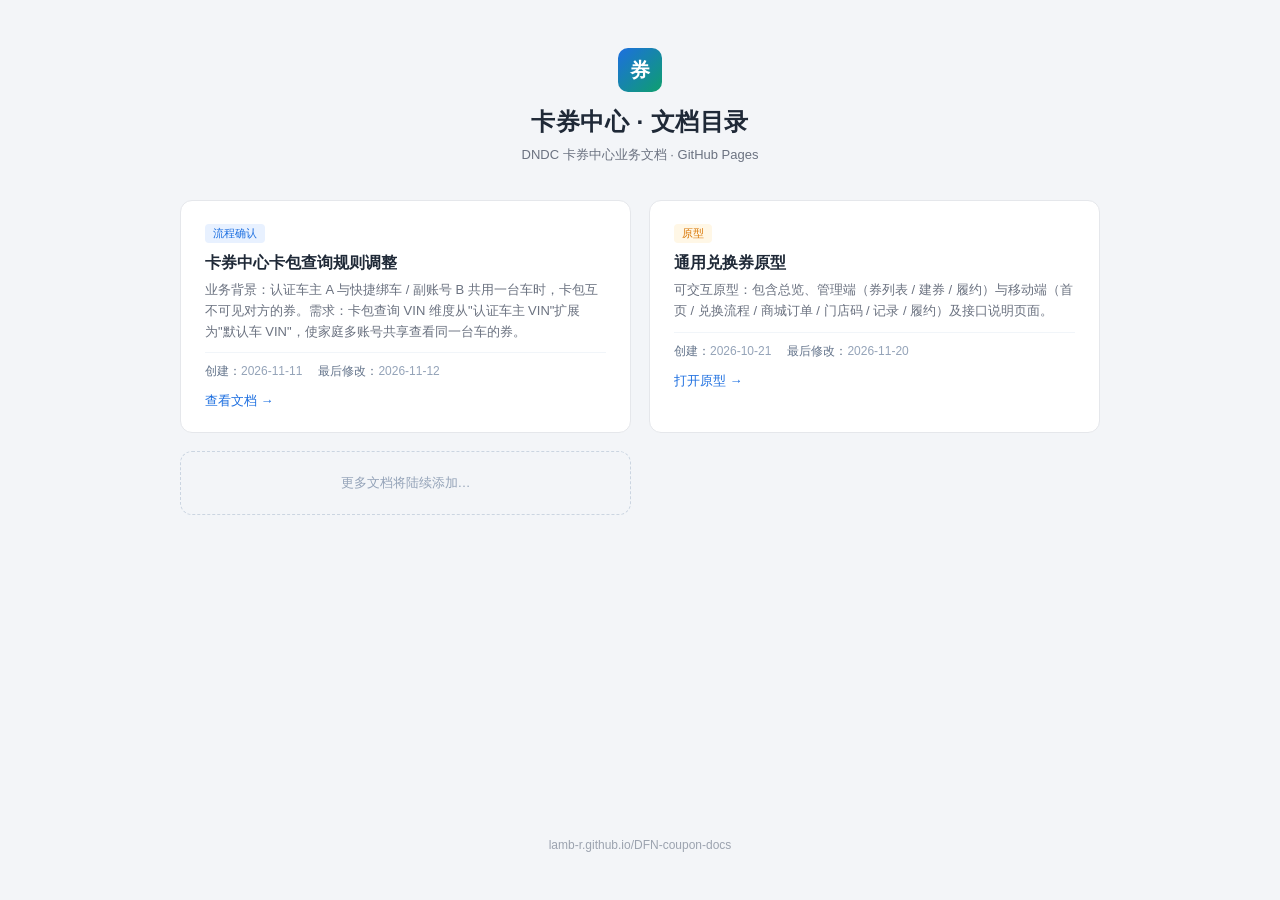
<file: index.html>
<!DOCTYPE html>
<html lang="zh-CN">
<head>
<meta charset="UTF-8">
<meta name="viewport" content="width=device-width, initial-scale=1.0">
<title>卡券中心 · 文档目录</title>
<style>
  * { margin:0; padding:0; box-sizing:border-box; }
  body {
    font-family:-apple-system,BlinkMacSystemFont,"PingFang SC","Microsoft YaHei",sans-serif;
    background:#f3f5f8; color:#1f2937; min-height:100vh;
    display:flex; flex-direction:column; align-items:center; padding:48px 20px;
  }
  header { text-align:center; margin-bottom:36px; }
  header .logo {
    display:inline-block; width:44px; height:44px; line-height:44px; border-radius:10px;
    background:linear-gradient(135deg,#1d6fe0,#0e9f6e); color:#fff; font-size:20px; font-weight:700;
    margin-bottom:14px;
  }
  h1 { font-size:24px; font-weight:600; letter-spacing:.5px; }
  header p { color:#6b7280; font-size:13px; margin-top:8px; }
  .grid {
    display:grid; grid-template-columns:repeat(auto-fill,minmax(300px,1fr));
    gap:18px; width:100%; max-width:920px;
  }
  a.card {
    display:block; background:#fff; border:1px solid #e5e7eb; border-radius:12px;
    padding:22px 24px; text-decoration:none; color:inherit;
    transition:box-shadow .2s, transform .2s, border-color .2s;
  }
  a.card:hover { box-shadow:0 6px 18px rgba(29,111,224,.12); transform:translateY(-2px); border-color:#1d6fe0; }
  .card .tag {
    display:inline-block; font-size:11px; padding:2px 8px; border-radius:4px;
    margin-bottom:10px; font-weight:500;
  }
  .tag.flow  { background:#e8f1ff; color:#1d6fe0; }
  .tag.prd   { background:#e6f7ef; color:#0e9f6e; }
  .tag.doc   { background:#f4f0ff; color:#7442d8; }
  .tag.proto { background:#fff7e6; color:#d97706; }
  .card h2 { font-size:16px; font-weight:600; margin-bottom:6px; }
  .card p  { font-size:13px; color:#6b7280; line-height:1.6; }
  .card .arrow { color:#1d6fe0; font-size:13px; margin-top:12px; display:inline-block; }
  .card .meta {
    display:flex; gap:16px; margin-top:10px; padding-top:10px;
    border-top:1px solid #f1f5f9; color:#94a3b8; font-size:12px;
  }
  .card .meta b { font-weight:500; color:#64748b; }
  .coming {
    border:1px dashed #cbd5e1; border-radius:12px; padding:22px 24px;
    color:#94a3b8; font-size:13px; background:transparent; text-align:center;
    display:flex; align-items:center; justify-content:center;
  }
  footer { margin-top:auto; padding-top:40px; color:#9ca3af; font-size:12px; text-align:center; }
</style>
</head>
<body>
  <header>
    <div class="logo">券</div>
    <h1>卡券中心 · 文档目录</h1>
    <p>DNDC 卡券中心业务文档 · GitHub Pages</p>
  </header>

  <div class="grid">
    <a class="card" href="./coupon-visibility-flow.html" target="_blank" rel="noopener">
      <span class="tag flow">流程确认</span>
      <h2>卡券中心卡包查询规则调整</h2>
      <p>业务背景：认证车主 A 与快捷绑车 / 副账号 B 共用一台车时，卡包互不可见对方的券。需求：卡包查询 VIN 维度从"认证车主 VIN"扩展为"默认车 VIN"，使家庭多账号共享查看同一台车的券。</p>
      <div class="meta">
        <span><b>创建：</b>2026-11-11</span>
        <span><b>最后修改：</b>2026-11-12</span>
      </div>
      <span class="arrow">查看文档 →</span>
    </a>

    <a class="card" href="./prototypes/p0-01/index.html" target="_blank" rel="noopener">
      <span class="tag proto">原型</span>
      <h2>通用兑换券原型</h2>
      <p>可交互原型：包含总览、管理端（券列表 / 建券 / 履约）与移动端（首页 / 兑换流程 / 商城订单 / 门店码 / 记录 / 履约）及接口说明页面。</p>
      <div class="meta">
        <span><b>创建：</b>2026-10-21</span>
        <span><b>最后修改：</b>2026-11-20</span>
      </div>
      <span class="arrow">打开原型 →</span>
    </a>

    <div class="coming">更多文档将陆续添加…</div>
  </div>

  <footer>lamb-r.github.io/DFN-coupon-docs</footer>
</body>
</html>
</file>
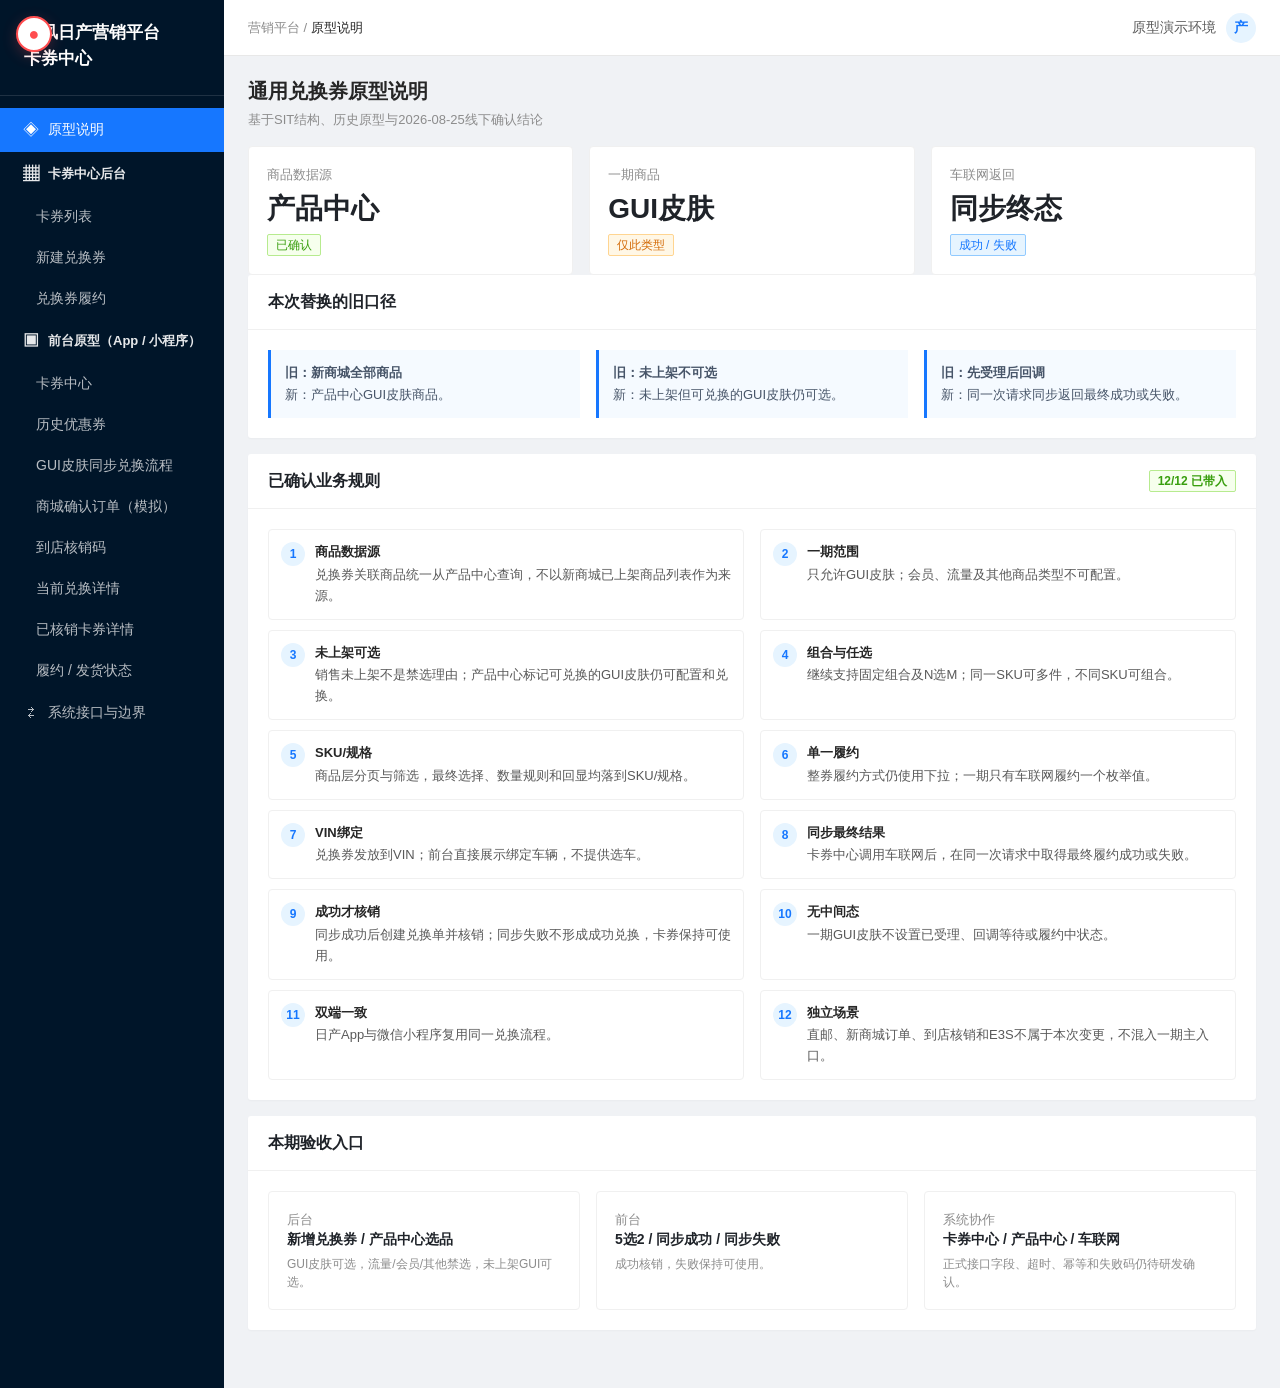
<file: prototypes/p0-01/index.html>
<!DOCTYPE html>
<html lang="zh-CN">
<head>
  <meta charset="UTF-8">
  <meta name="viewport" content="width=device-width, initial-scale=1.0">
  <title>通用兑换券原型</title>
  <link rel="icon" href="data:,">
  <link rel="stylesheet" href="assets/css/global.css?v=coupon-20260722-2">
  <link rel="stylesheet" href="assets/css/app.css?v=coupon-20261120-1">
  <link rel="stylesheet" href="annotations/annotation.css?v=coupon-20260722-2">
</head>
<body>
  <div class="app-layout">
    <nav id="main-nav" class="app-sidebar"></nav>
    <main id="app" class="app-main">
      <div class="page-loading">正在加载原型…</div>
    </main>
  </div>

  <script src="mock/data.js?v=coupon-20261120-2"></script>
  <script src="js/common.js?v=coupon-20260722-2"></script>
  <script src="js/app.js?v=coupon-20261120-1"></script>
  <script src="js/exchange-flow-core.js?v=coupon-20261014-1"></script>
  <script src="config/nav.js?v=coupon-20261120-1"></script>
  <script src="js/pages/overview.js?v=coupon-20260728-1"></script>
  <script src="js/pages/admin-list.js?v=coupon-20260722-2"></script>
  <script src="js/pages/admin-create.js?v=coupon-20260810-1"></script>
  <script src="js/pages/admin-fulfillment.js?v=coupon-20260722-2"></script>
  <script src="js/pages/mobile-home.js?v=coupon-20261120-2"></script>
  <script src="js/pages/mobile-history.js?v=coupon-20261120-1"></script>
  <script src="js/pages/mobile-flow.js?v=coupon-20261014-1"></script>
  <script src="js/pages/mobile-mall-order.js?v=coupon-20260728-1"></script>
  <script src="js/pages/mobile-store-code.js?v=coupon-20260728-1"></script>
  <script src="js/pages/mobile-current-record.js?v=coupon-20260728-1"></script>
  <script src="js/pages/mobile-record.js?v=coupon-20260722-2"></script>
  <script src="js/pages/mobile-fulfillment.js?v=coupon-20260722-2"></script>
  <script src="js/pages/interfaces.js?v=coupon-20260728-1"></script>
  <script src="js/nav.js?v=coupon-20260728-1"></script>
  <script>
    window.AnnotationConfig = {
      projectId: "prototype-1ae972a9",
      dataVersion: "1",
      page: "index"
    };
  </script>
  <script src="annotations/annotations.js?v=coupon-20261014-1"></script>
  <script src="annotations/annotation-runtime.js?v=coupon-20260722-2"></script>
</body>
</html>
</file>
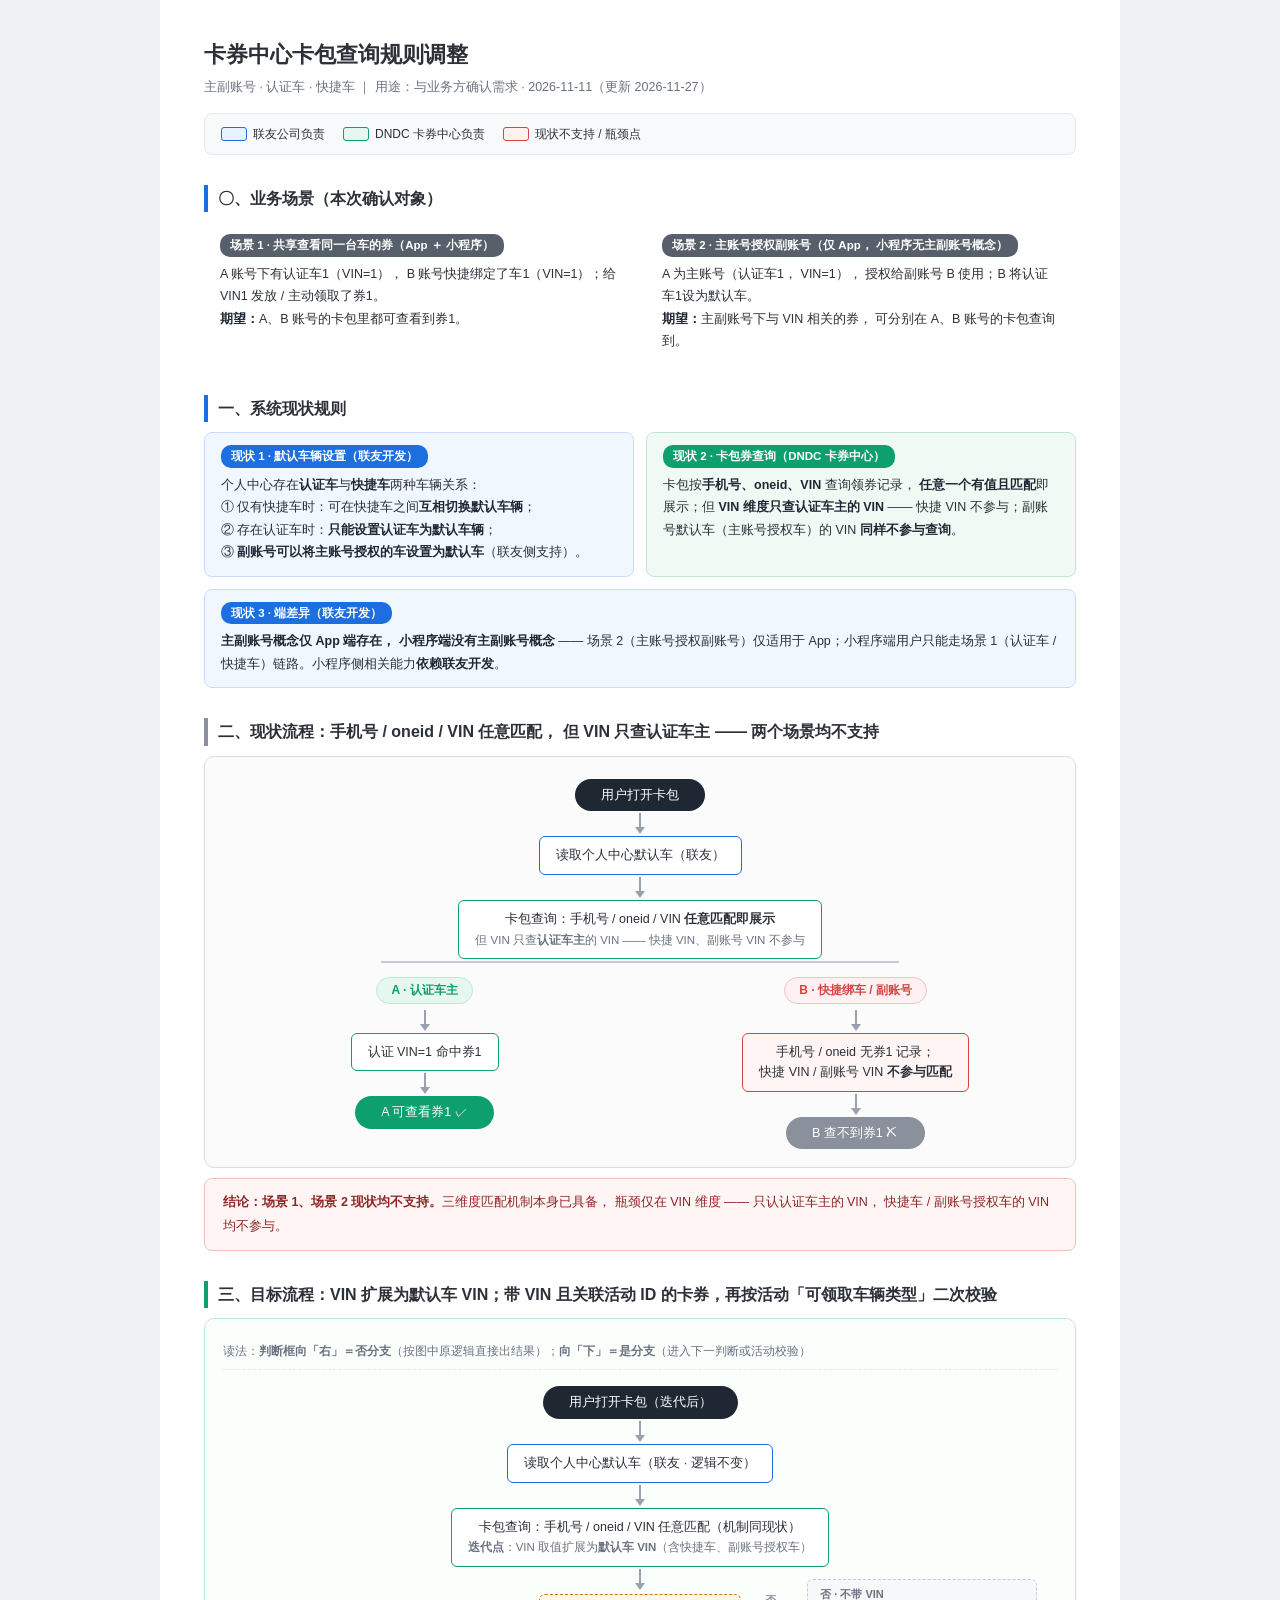
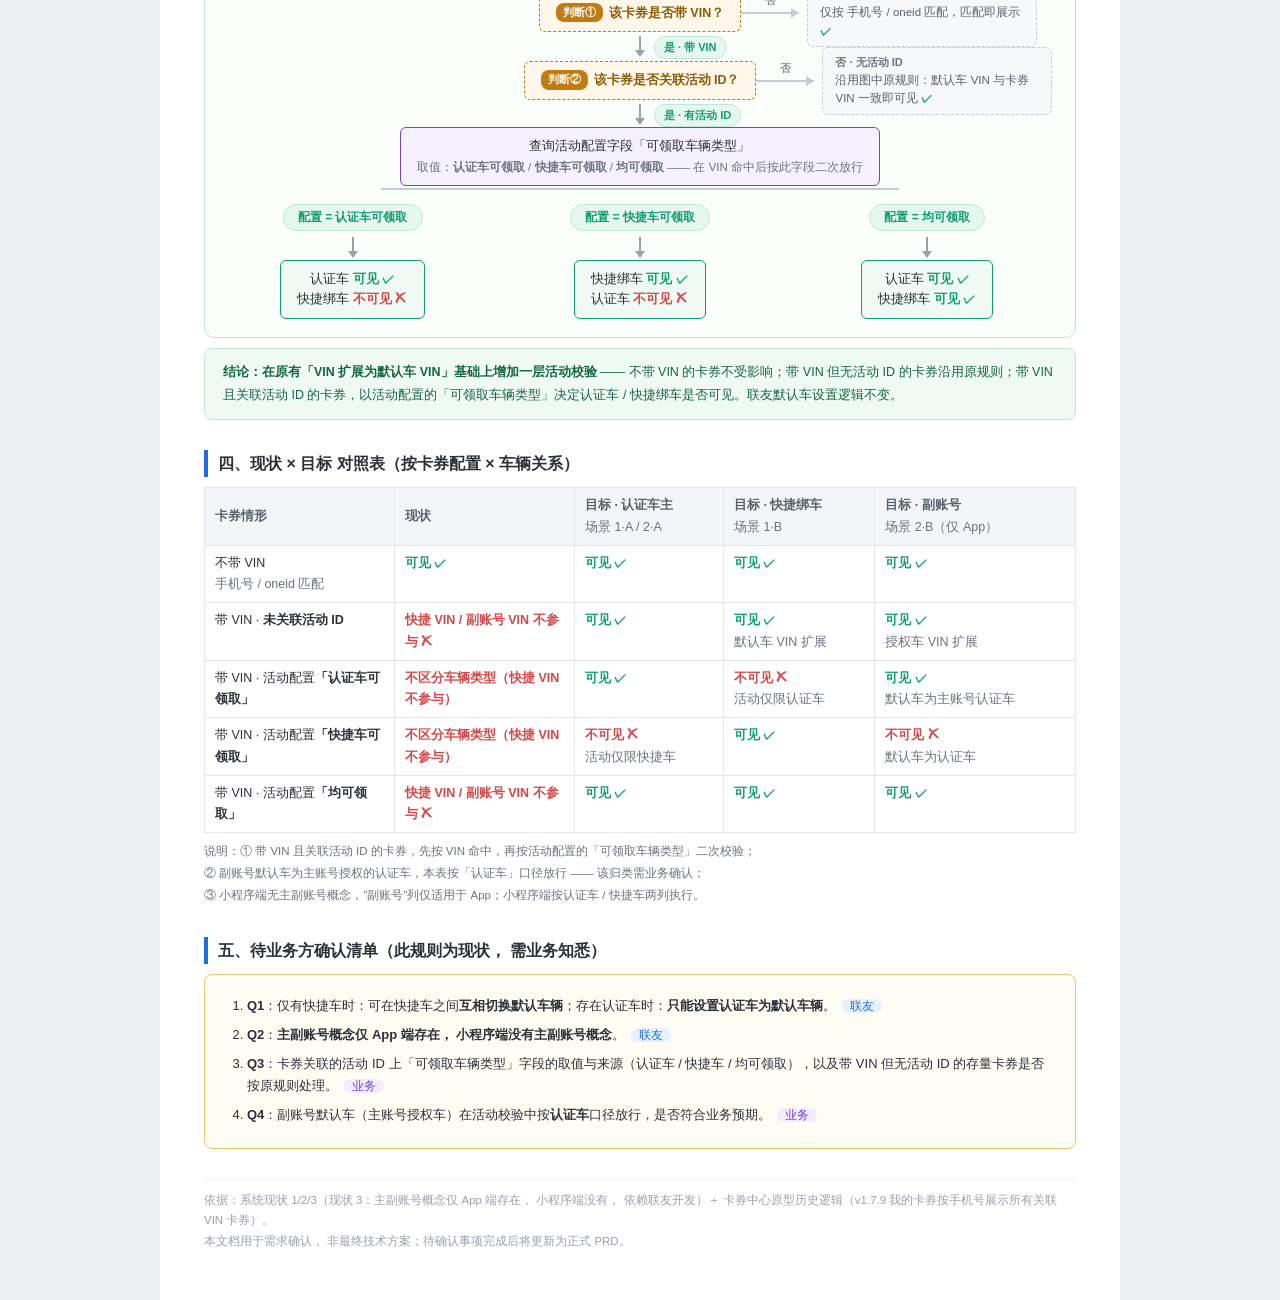
<file: coupon-visibility-flow.html>
<!DOCTYPE html>
<html lang="zh-CN">
<head>
<meta charset="UTF-8">
<meta name="viewport" content="width=device-width, initial-scale=1.0">
<title>卡券中心卡包查询规则调整</title>
<style>
  @page { size: A4; margin: 14mm 12mm; }
  * { box-sizing: border-box; }
  body { font-family: "PingFang SC", "Microsoft YaHei", sans-serif; margin: 0; background: #eef0f4; color: #2c3038; font-size: 13px; line-height: 1.7; }
  .page { max-width: 960px; margin: 0 auto; background: #fff; padding: 36px 44px 48px; }
  @media print { body { background: #fff; } .page { padding: 0; max-width: none; } .fc-wrap { break-inside: avoid; } }

  h1 { font-size: 22px; margin: 0 0 4px; }
  .subtitle { color: #6b7280; font-size: 12.5px; margin-bottom: 14px; }
  h2 { font-size: 16px; margin: 30px 0 10px; padding-left: 10px; border-left: 4px solid #1d6fe0; }
  h2.now { border-left-color: #8a919c; }
  h2.goal { border-left-color: #0e9f6e; }
  h3 { font-size: 13.5px; margin: 14px 0 6px; color: #1f2733; }

  .legend { display: flex; flex-wrap: wrap; gap: 10px 18px; background: #f8f9fb; border: 1px solid #e6e9ee; border-radius: 8px; padding: 10px 16px; font-size: 12px; margin: 12px 0 4px; }
  .legend span { display: inline-flex; align-items: center; gap: 6px; }
  .chip { width: 26px; height: 14px; border-radius: 3px; display: inline-block; border: 1px solid; }

  .rules { display: grid; grid-template-columns: 1fr 1fr; gap: 12px; margin-top: 10px; }
  .rule { border-radius: 8px; padding: 12px 16px; font-size: 12.5px; line-height: 1.8; }
  .rule .org { display: inline-block; font-size: 11.5px; padding: 1px 10px; border-radius: 10px; margin-bottom: 6px; font-weight: 600; color: #fff; }
  .rule.ly { background: #f0f7ff; border: 1px solid #c9dcff; }
  .rule.ly .org { background: #1d6fe0; }
  .rule.dn { background: #effaf4; border: 1px solid #bfe8d2; }
  .rule.dn .org { background: #0e9f6e; }
  .rule b { color: #1f2733; }
  .rule .upd { background: #f3ecff; color: #7442d8; border-radius: 8px; padding: 0 8px; font-size: 11px; }

  .fc-wrap { border: 1px solid #e6e9ee; border-radius: 10px; padding: 22px 18px 18px; margin: 10px 0; background: #fff; }
  .fc-wrap.now { border-color: #d8dde5; background: #fbfbfc; }
  .fc-wrap.goal { border-color: #bfe8d2; background: #fbfffc; }
  .fc-title { font-size: 12px; color: #6b7280; margin-bottom: 16px; padding-bottom: 8px; border-bottom: 1px dashed #e3e6ea; }
  .fc { display: flex; flex-direction: column; align-items: center; }

  .nd { border-radius: 6px; padding: 8px 16px; font-size: 12.5px; text-align: center; line-height: 1.65; max-width: 580px; background: #fff; }
  .nd b { font-weight: 700; }
  .nd.start { border-radius: 999px; background: #1f2733; color: #fff; padding: 6px 26px; }
  .nd.end-ok { border-radius: 999px; background: #0e9f6e; color: #fff; padding: 6px 26px; }
  .nd.end-no { border-radius: 999px; background: #8a919c; color: #fff; padding: 6px 26px; }
  .nd.proc { border: 1.5px solid #1d6fe0; }
  .nd.proc.dn { border-color: #0e9f6e; }
  .nd.data { border: 1.5px solid #7442d8; background: #f6f1ff; }
  .nd.dec { border: 1.5px dashed #c07b12; background: #fff8ea; font-weight: 600; color: #8a5a06; }
  .nd.note { border: 1px solid #d8dde5; background: #f8f9fb; color: #57606a; font-size: 12px; }
  .nd.bad { border: 1.5px solid #d64545; background: #fff5f5; }
  .nd.ok-box { border: 1.5px solid #0e9f6e; background: #f0faf4; }
  .nd .small { font-weight: 400; font-size: 11.5px; color: #6b7280; }

  .arr { display: flex; flex-direction: column; align-items: center; padding: 2px 0; }
  .arr .line { width: 2px; height: 14px; background: #98a1ad; }
  .arr .head { width: 0; height: 0; border-left: 5px solid transparent; border-right: 5px solid transparent; border-top: 7px solid #98a1ad; }

  .arr.rel { position: relative; }
  .arr .lbl { position: absolute; left: 50%; margin-left: 14px; top: 2px; font-size: 11px; font-weight: 700; color: #0e9f6e; white-space: nowrap; background: #e6f7ef; border: 1px solid #bfe8d2; border-radius: 999px; padding: 1px 9px; }

  .dec-row { display: grid; grid-template-columns: 1fr auto 1fr; align-items: center; width: 100%; margin: 2px 0; }
  .dec-row .side { min-width: 0; height: 0; display: flex; align-items: center; }
  .dec-row .nd.dec { flex: 0 0 auto; max-width: 340px; }
  .arrow-h { position: relative; flex: 0 0 58px; height: 2px; background: #c4cbd6; margin: 0 8px 0 0; }
  .arrow-h::after { content: ''; position: absolute; right: 0; top: -4px; border-left: 8px solid #c4cbd6; border-top: 5px solid transparent; border-bottom: 5px solid transparent; }
  .arrow-h .al { position: absolute; left: 50%; top: -21px; transform: translateX(-50%); font-size: 11px; font-weight: 700; color: #8a919c; }
  .dec-out { flex: 0 1 auto; max-width: 230px; border: 1px dashed #c4cbd6; border-radius: 6px; background: #f7f8fa; padding: 6px 12px; font-size: 11.5px; line-height: 1.6; text-align: left; color: #57606a; }
  .dec-out .lb { display: block; font-size: 11px; font-weight: 700; color: #6b7280; }
  .dno { display: inline-block; font-size: 10.5px; font-weight: 700; padding: 1px 7px; border-radius: 8px; background: #c07b12; color: #fff; margin-right: 6px; vertical-align: 1px; }
  .branch2 .col .tagline { display: flex; align-items: center; justify-content: center; text-align: center; }

  @media (max-width: 780px) {
    .dec-row { display: flex; flex-direction: column; }
    .dec-row .side { height: auto; justify-content: center; }
    .dec-row .side:empty { display: none; }
    .arrow-h { flex: 0 0 16px; width: 2px; height: 16px; margin: 0; background: #c4cbd6; }
    .arrow-h::after { right: auto; left: -4px; top: auto; bottom: 0; border-left: 5px solid transparent; border-right: 5px solid transparent; border-top: 8px solid #c4cbd6; border-bottom: 0; }
    .arrow-h .al { left: 8px; top: 1px; transform: none; }
    .dec-out { max-width: 340px; }
  }

  .branch2 { display: grid; grid-template-columns: 1fr 1fr; gap: 0 28px; width: 100%; margin-top: 2px; }
  .branch2 .col { display: flex; flex-direction: column; align-items: center; }
  .branch2 .col .tagline { font-size: 12px; font-weight: 700; padding: 2px 14px; border-radius: 999px; margin: 4px 0; }
  .tagline.yes { background: #e6f7ef; color: #0e9f6e; border: 1px solid #bfe8d2; }
  .tagline.no { background: #f1f2f4; color: #6b7280; border: 1px solid #d8dde5; }
  .tagline.bad { background: #fff1f1; color: #d64545; border: 1px solid #f3c1c1; }
  .hbar { width: 62%; height: 2px; background: #c4cbd6; margin: 2px 0 8px; }

  table { width: 100%; border-collapse: collapse; font-size: 12.5px; margin: 8px 0; }
  th { background: #f3f5f8; padding: 7px 10px; border: 1px solid #e3e6ea; color: #57606a; text-align: left; white-space: nowrap; }
  td { padding: 7px 10px; border: 1px solid #e3e6ea; vertical-align: top; }
  .ok { color: #0e9f6e; font-weight: 700; }
  .no2 { color: #98a1ad; }
  .no3 { color: #d64545; font-weight: 700; }
  .qmark { color: #d64545; font-weight: 700; }

  .concl { border-radius: 8px; padding: 12px 18px; font-size: 12.5px; line-height: 1.85; margin: 10px 0; }
  .concl.red { background: #fff5f5; border: 1.5px solid #f3c1c1; color: #8f2626; }
  .concl.green { background: #f0faf4; border: 1.5px solid #bfe8d2; color: #14663f; }
  .concl b { font-weight: 700; }

  .todo { border: 1.5px solid #f0c36d; background: #fffdf3; border-radius: 8px; padding: 14px 20px; }
  .todo ol { margin: 6px 0; padding-left: 22px; }
  .todo li { margin-bottom: 7px; }
  .todo .owner { font-size: 11.5px; padding: 1px 8px; border-radius: 8px; margin-left: 6px; white-space: nowrap; }
  .owner.ly { background: #e8f1ff; color: #1d6fe0; }
  .owner.dn { background: #e6f7ef; color: #0e9f6e; }
  .owner.biz { background: #f3ecff; color: #7442d8; }
  .done { color: #0e9f6e; font-weight: 600; }

  .footer { color: #9aa1ab; font-size: 11.5px; margin-top: 30px; border-top: 1px solid #eceef1; padding-top: 10px; line-height: 1.8; }
</style>
</head>
<body>
<div class="page">

<h1>卡券中心卡包查询规则调整</h1>
<div class="subtitle">主副账号 · 认证车 · 快捷车 ｜ 用途：与业务方确认需求 · 2026-11-11（更新 2026-11-27）</div>

<div class="legend">
  <span><span class="chip" style="border-color:#1d6fe0;background:#e8f1ff"></span>联友公司负责</span>
  <span><span class="chip" style="border-color:#0e9f6e;background:#e6f7ef"></span>DNDC 卡券中心负责</span>
  <span><span class="chip" style="border-color:#d64545;background:#fff1f1"></span>现状不支持 / 瓶颈点</span>
</div>

<!-- ================= 场景区（置顶） ================= -->
<h2>〇、业务场景（本次确认对象）</h2>
<div class="rules">
  <div class="rule">
    <span class="org" style="background:#57606a;">场景 1 · 共享查看同一台车的券（App ＋ 小程序）</span><br>
    A 账号下有认证车1（VIN=1）， B 账号快捷绑定了车1（VIN=1）；给 VIN1 发放 / 主动领取了券1。<br>
    <b>期望：</b>A、B 账号的卡包里都可查看到券1。
  </div>
  <div class="rule">
    <span class="org" style="background:#57606a;">场景 2 · 主账号授权副账号（仅 App， 小程序无主副账号概念）</span><br>
    A 为主账号（认证车1， VIN=1）， 授权给副账号 B 使用；B 将认证车1设为默认车。<br>
    <b>期望：</b>主副账号下与 VIN 相关的券， 可分别在 A、B 账号的卡包查询到。
  </div>
</div>

<!-- ================= 现状规则区 ================= -->
<h2>一、系统现状规则</h2>
<div class="rules">
  <div class="rule ly">
    <span class="org">现状 1 · 默认车辆设置（联友开发）</span><br>
    个人中心存在<b>认证车</b>与<b>快捷车</b>两种车辆关系：<br>
    ① 仅有快捷车时：可在快捷车之间<b>互相切换默认车辆</b>；<br>
    ② 存在认证车时：<b>只能设置认证车为默认车辆</b>；<br>
    ③ <b>副账号可以将主账号授权的车设置为默认车</b>（联友侧支持）。
  </div>
  <div class="rule dn">
    <span class="org">现状 2 · 卡包券查询（DNDC 卡券中心）</span><br>
    卡包按<b>手机号、oneid、VIN</b> 查询领券记录， <b>任意一个有值且匹配</b>即展示；但 <b>VIN 维度只查认证车主的 VIN</b> —— 快捷 VIN 不参与；副账号默认车（主账号授权车）的 VIN <b>同样不参与查询</b>。
  </div>
</div>
<div class="rule ly" style="margin-top:12px;">
  <span class="org">现状 3 · 端差异（联友开发）</span><br>
  <b>主副账号概念仅 App 端存在， 小程序端没有主副账号概念</b> —— 场景 2（主账号授权副账号）仅适用于 App；小程序端用户只能走场景 1（认证车 / 快捷车）链路。小程序侧相关能力<b>依赖联友开发</b>。
</div>

<!-- ================= 流程 1：现状 ================= -->
<h2 class="now">二、现状流程：手机号 / oneid / VIN 任意匹配， 但 VIN 只查认证车主 —— 两个场景均不支持</h2>
<div class="fc-wrap now">
  <div class="fc">
    <div class="nd start">用户打开卡包</div>
    <div class="arr"><div class="line"></div><div class="head"></div></div>
    <div class="nd proc">读取个人中心默认车（联友）</div>
    <div class="arr"><div class="line"></div><div class="head"></div></div>
    <div class="nd proc dn">卡包查询：手机号 / oneid / VIN <b>任意匹配即展示</b><br><span class="small">但 VIN 只查<b>认证车主</b>的 VIN —— 快捷 VIN、副账号 VIN 不参与</span></div>
    <div class="hbar"></div>
    <div class="branch2">
      <div class="col">
        <div class="tagline yes">A · 认证车主</div>
        <div class="arr"><div class="line"></div><div class="head"></div></div>
        <div class="nd proc dn">认证 VIN=1 命中券1</div>
        <div class="arr"><div class="line"></div><div class="head"></div></div>
        <div class="nd end-ok">A 可查看券1 ✓</div>
      </div>
      <div class="col">
        <div class="tagline bad">B · 快捷绑车 / 副账号</div>
        <div class="arr"><div class="line"></div><div class="head"></div></div>
        <div class="nd bad">手机号 / oneid 无券1 记录；<br>快捷 VIN / 副账号 VIN <b>不参与匹配</b></div>
        <div class="arr"><div class="line"></div><div class="head"></div></div>
        <div class="nd end-no">B 查不到券1 ✗</div>
      </div>
    </div>
  </div>
</div>
<div class="concl red"><b>结论：场景 1、场景 2 现状均不支持。</b>三维度匹配机制本身已具备， 瓶颈仅在 VIN 维度 —— 只认认证车主的 VIN， 快捷车 / 副账号授权车的 VIN 均不参与。</div>

<!-- ================= 流程 2：目标 ================= -->
<h2 class="goal">三、目标流程：VIN 扩展为默认车 VIN；带 VIN 且关联活动 ID 的卡券，再按活动「可领取车辆类型」二次校验</h2>
<div class="fc-wrap goal">
  <div class="fc-title" style="text-align:left;">读法：<b>判断框向「右」＝否分支</b>（按图中原逻辑直接出结果）；<b>向「下」＝是分支</b>（进入下一判断或活动校验）</div>
  <div class="fc">
    <div class="nd start">用户打开卡包（迭代后）</div>
    <div class="arr"><div class="line"></div><div class="head"></div></div>
    <div class="nd proc">读取个人中心默认车（联友 · 逻辑不变）</div>
    <div class="arr"><div class="line"></div><div class="head"></div></div>
    <div class="nd proc dn">卡包查询：手机号 / oneid / VIN 任意匹配（机制同现状）<br><span class="small"><b>迭代点</b>：VIN 取值扩展为<b>默认车 VIN</b>（含快捷车、副账号授权车）</span></div>
    <div class="arr"><div class="line"></div><div class="head"></div></div>

    <div class="dec-row">
      <div class="side"></div>
      <div class="nd dec"><span class="dno">判断①</span>该卡券是否带 VIN？</div>
      <div class="side">
        <div class="arrow-h"><span class="al">否</span></div>
        <div class="dec-out"><span class="lb">否 · 不带 VIN</span>仅按 手机号 / oneid 匹配，匹配即展示 <span class="ok">✓</span></div>
      </div>
    </div>
    <div class="arr rel"><div class="line"></div><div class="head"></div><span class="lbl">是 · 带 VIN</span></div>

    <div class="dec-row">
      <div class="side"></div>
      <div class="nd dec"><span class="dno">判断②</span>该卡券是否关联活动 ID？</div>
      <div class="side">
        <div class="arrow-h"><span class="al">否</span></div>
        <div class="dec-out"><span class="lb">否 · 无活动 ID</span>沿用图中原规则：默认车 VIN 与卡券 VIN 一致即可见 <span class="ok">✓</span></div>
      </div>
    </div>
    <div class="arr rel"><div class="line"></div><div class="head"></div><span class="lbl">是 · 有活动 ID</span></div>

    <div class="nd data">查询活动配置字段「可领取车辆类型」<br><span class="small">取值：<b>认证车可领取</b> / <b>快捷车可领取</b> / <b>均可领取</b> —— 在 VIN 命中后按此字段二次放行</span></div>
    <div class="hbar"></div>
    <div class="branch2" style="grid-template-columns:1fr 1fr 1fr;">
      <div class="col">
        <div class="tagline yes">配置 = 认证车可领取</div>
        <div class="arr"><div class="line"></div><div class="head"></div></div>
        <div class="nd ok-box">认证车 <span class="ok">可见 ✓</span><br>快捷绑车 <span class="no3">不可见 ✗</span></div>
      </div>
      <div class="col">
        <div class="tagline yes">配置 = 快捷车可领取</div>
        <div class="arr"><div class="line"></div><div class="head"></div></div>
        <div class="nd ok-box">快捷绑车 <span class="ok">可见 ✓</span><br>认证车 <span class="no3">不可见 ✗</span></div>
      </div>
      <div class="col">
        <div class="tagline yes">配置 = 均可领取</div>
        <div class="arr"><div class="line"></div><div class="head"></div></div>
        <div class="nd ok-box">认证车 <span class="ok">可见 ✓</span><br>快捷绑车 <span class="ok">可见 ✓</span></div>
      </div>
    </div>
  </div>
</div>
<div class="concl green"><b>结论：在原有「VIN 扩展为默认车 VIN」基础上增加一层活动校验</b> —— 不带 VIN 的卡券不受影响；带 VIN 但无活动 ID 的卡券沿用原规则；带 VIN 且关联活动 ID 的卡券，以活动配置的「可领取车辆类型」决定认证车 / 快捷绑车是否可见。联友默认车设置逻辑不变。</div>

<!-- ================= 现状 vs 目标对照 ================= -->
<h2>四、现状 × 目标 对照表（按卡券配置 × 车辆关系）</h2>
<table>
  <tr>
    <th style="width:190px;">卡券情形</th>
    <th style="width:180px;">现状</th>
    <th>目标 · 认证车主<br><span style="font-weight:400;color:#6b7280;">场景 1·A / 2·A</span></th>
    <th>目标 · 快捷绑车<br><span style="font-weight:400;color:#6b7280;">场景 1·B</span></th>
    <th>目标 · 副账号<br><span style="font-weight:400;color:#6b7280;">场景 2·B（仅 App）</span></th>
  </tr>
  <tr>
    <td>不带 VIN<br><span style="font-weight:400;color:#6b7280;">手机号 / oneid 匹配</span></td>
    <td class="ok">可见 ✓</td>
    <td class="ok">可见 ✓</td>
    <td class="ok">可见 ✓</td>
    <td class="ok">可见 ✓</td>
  </tr>
  <tr>
    <td>带 VIN · <b>未关联活动 ID</b></td>
    <td class="no3">快捷 VIN / 副账号 VIN 不参与 ✗</td>
    <td class="ok">可见 ✓</td>
    <td class="ok">可见 ✓<br><span style="font-weight:400;color:#6b7280;">默认车 VIN 扩展</span></td>
    <td class="ok">可见 ✓<br><span style="font-weight:400;color:#6b7280;">授权车 VIN 扩展</span></td>
  </tr>
  <tr>
    <td>带 VIN · 活动配置<b>「认证车可领取」</b></td>
    <td class="no3">不区分车辆类型（快捷 VIN 不参与）</td>
    <td class="ok">可见 ✓</td>
    <td class="no3">不可见 ✗<br><span style="font-weight:400;color:#6b7280;">活动仅限认证车</span></td>
    <td class="ok">可见 ✓<br><span style="font-weight:400;color:#6b7280;">默认车为主账号认证车</span></td>
  </tr>
  <tr>
    <td>带 VIN · 活动配置<b>「快捷车可领取」</b></td>
    <td class="no3">不区分车辆类型（快捷 VIN 不参与）</td>
    <td class="no3">不可见 ✗<br><span style="font-weight:400;color:#6b7280;">活动仅限快捷车</span></td>
    <td class="ok">可见 ✓</td>
    <td class="no3">不可见 ✗<br><span style="font-weight:400;color:#6b7280;">默认车为认证车</span></td>
  </tr>
  <tr>
    <td>带 VIN · 活动配置<b>「均可领取」</b></td>
    <td class="no3">快捷 VIN / 副账号 VIN 不参与 ✗</td>
    <td class="ok">可见 ✓</td>
    <td class="ok">可见 ✓</td>
    <td class="ok">可见 ✓</td>
  </tr>
</table>
<div style="font-size:11.5px;color:#6b7280;line-height:1.9;margin:2px 0 6px;">
  说明：① 带 VIN 且关联活动 ID 的卡券，先按 VIN 命中，再按活动配置的「可领取车辆类型」二次校验；<br>
  ② 副账号默认车为主账号授权的认证车，本表按「认证车」口径放行 —— 该归类需业务确认；<br>
  ③ 小程序端无主副账号概念，"副账号"列仅适用于 App；小程序端按认证车 / 快捷车两列执行。
</div>

<!-- ================= 待确认清单 ================= -->
<h2>五、待业务方确认清单（此规则为现状， 需业务知悉）</h2>
<div class="todo">
  <ol>
    <li><b>Q1</b>：仅有快捷车时：可在快捷车之间<b>互相切换默认车辆</b>；存在认证车时：<b>只能设置认证车为默认车辆</b>。<span class="owner ly">联友</span></li>
    <li><b>Q2</b>：<b>主副账号概念仅 App 端存在， 小程序端没有主副账号概念</b>。<span class="owner ly">联友</span></li>
    <li><b>Q3</b>：卡券关联的活动 ID 上「可领取车辆类型」字段的取值与来源（认证车 / 快捷车 / 均可领取），以及带 VIN 但无活动 ID 的存量卡券是否按原规则处理。<span class="owner biz">业务</span></li>
    <li><b>Q4</b>：副账号默认车（主账号授权车）在活动校验中按<b>认证车</b>口径放行，是否符合业务预期。<span class="owner biz">业务</span></li>
  </ol>
</div>

<div class="footer">
  依据：系统现状 1/2/3（现状 3：主副账号概念仅 App 端存在， 小程序端没有， 依赖联友开发）＋ 卡券中心原型历史逻辑（v1.7.9 我的卡券按手机号展示所有关联 VIN 卡券）。<br>
  本文档用于需求确认， 非最终技术方案；待确认事项完成后将更新为正式 PRD。
</div>

</div>
</body>
</html>
</file>
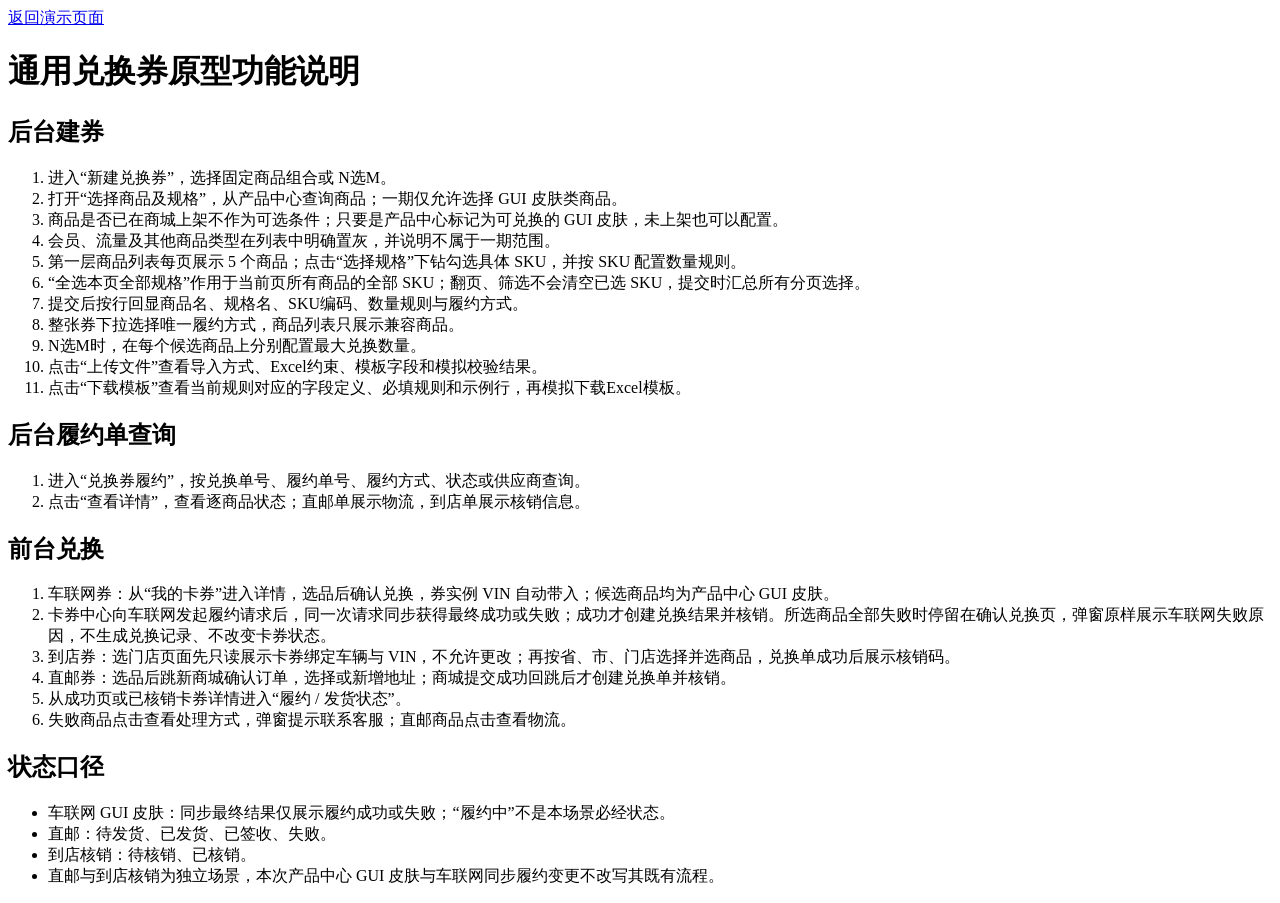
<file: prototypes/p0-01/docs/interaction.html>
<!DOCTYPE html>
<html lang="zh-CN">
<head>
  <meta charset="UTF-8">
  <meta name="viewport" content="width=device-width, initial-scale=1.0">
  <title>通用兑换券原型 - 功能说明</title>
</head>
<body>
  <main>
    <a href="../index.html">返回演示页面</a>
    <h1>通用兑换券原型功能说明</h1>
    <h2>后台建券</h2>
    <ol>
      <li>进入“新建兑换券”，选择固定商品组合或 N选M。</li>
      <li>打开“选择商品及规格”，从产品中心查询商品；一期仅允许选择 GUI 皮肤类商品。</li>
      <li>商品是否已在商城上架不作为可选条件；只要是产品中心标记为可兑换的 GUI 皮肤，未上架也可以配置。</li>
      <li>会员、流量及其他商品类型在列表中明确置灰，并说明不属于一期范围。</li>
      <li>第一层商品列表每页展示 5 个商品；点击“选择规格”下钻勾选具体 SKU，并按 SKU 配置数量规则。</li>
      <li>“全选本页全部规格”作用于当前页所有商品的全部 SKU；翻页、筛选不会清空已选 SKU，提交时汇总所有分页选择。</li>
      <li>提交后按行回显商品名、规格名、SKU编码、数量规则与履约方式。</li>
      <li>整张券下拉选择唯一履约方式，商品列表只展示兼容商品。</li>
      <li>N选M时，在每个候选商品上分别配置最大兑换数量。</li>
      <li>点击“上传文件”查看导入方式、Excel约束、模板字段和模拟校验结果。</li>
      <li>点击“下载模板”查看当前规则对应的字段定义、必填规则和示例行，再模拟下载Excel模板。</li>
    </ol>
    <h2>后台履约单查询</h2>
    <ol>
      <li>进入“兑换券履约”，按兑换单号、履约单号、履约方式、状态或供应商查询。</li>
      <li>点击“查看详情”，查看逐商品状态；直邮单展示物流，到店单展示核销信息。</li>
    </ol>
    <h2>前台兑换</h2>
    <ol>
      <li>车联网券：从“我的卡券”进入详情，选品后确认兑换，券实例 VIN 自动带入；候选商品均为产品中心 GUI 皮肤。</li>
      <li>卡券中心向车联网发起履约请求后，同一次请求同步获得最终成功或失败；成功才创建兑换结果并核销。所选商品全部失败时停留在确认兑换页，弹窗原样展示车联网失败原因，不生成兑换记录、不改变卡券状态。</li>
      <li>到店券：选门店页面先只读展示卡券绑定车辆与 VIN，不允许更改；再按省、市、门店选择并选商品，兑换单成功后展示核销码。</li>
      <li>直邮券：选品后跳新商城确认订单，选择或新增地址；商城提交成功回跳后才创建兑换单并核销。</li>
      <li>从成功页或已核销卡券详情进入“履约 / 发货状态”。</li>
      <li>失败商品点击查看处理方式，弹窗提示联系客服；直邮商品点击查看物流。</li>
    </ol>
    <h2>状态口径</h2>
    <ul>
      <li>车联网 GUI 皮肤：同步最终结果仅展示履约成功或失败；“履约中”不是本场景必经状态。</li>
      <li>直邮：待发货、已发货、已签收、失败。</li>
      <li>到店核销：待核销、已核销。</li>
      <li>直邮与到店核销为独立场景，本次产品中心 GUI 皮肤与车联网同步履约变更不改写其既有流程。</li>
    </ul>
  </main>
</body>
</html>
</file>
<file: prototypes/p0-01/assets/css/global.css>
/* ========================================
   Global B端 Design Tokens & Shared Components
   ======================================== */

:root {
  /* ---- Color Palette ---- */
  --color-primary: #3370ff;
  --color-primary-hover: #2860e1;
  --color-success: #34c759;
  --color-warning: #ff9500;
  --color-danger: #ff3b30;
  --color-info: #5ac8fa;

  --color-text-primary: #1f2329;
  --color-text-secondary: #646a73;
  --color-text-disabled: #c0c4cc;
  --color-text-placeholder: #8f959e;

  --color-bg-page: #f5f6f8;
  --color-bg-white: #ffffff;
  --color-bg-hover: #f2f3f5;

  --color-border: #e5e6eb;
  --color-border-light: #f0f1f5;
  --color-divider: #ebecf0;

  /* ---- Typography ---- */
  --font-family: -apple-system, BlinkMacSystemFont, "Segoe UI", "PingFang SC",
    "Hiragino Sans GB", "Microsoft YaHei", Arial, sans-serif;
  --font-size-xs: 12px;
  --font-size-sm: 13px;
  --font-size-base: 14px;
  --font-size-lg: 16px;
  --font-size-xl: 20px;
  --font-size-xxl: 24px;

  /* ---- Spacing ---- */
  --spacing-xs: 4px;
  --spacing-sm: 8px;
  --spacing-md: 12px;
  --spacing-lg: 16px;
  --spacing-xl: 24px;
  --spacing-xxl: 32px;

  /* ---- Border Radius ---- */
  --radius-sm: 4px;
  --radius-md: 6px;
  --radius-lg: 8px;

  /* ---- Shadows ---- */
  --shadow-sm: 0 1px 2px rgba(0, 0, 0, 0.04);
  --shadow-md: 0 4px 12px rgba(0, 0, 0, 0.08);
  --shadow-lg: 0 8px 24px rgba(0, 0, 0, 0.12);
}

/* ---- Reset ---- */
*,
*::before,
*::after {
  box-sizing: border-box;
  margin: 0;
  padding: 0;
}

body {
  color: var(--color-text-primary);
  background: var(--color-bg-page);
  font-family: var(--font-family);
  font-size: var(--font-size-base);
  line-height: 1.5;
  -webkit-font-smoothing: antialiased;
}

a {
  color: var(--color-primary);
  text-decoration: none;
}

a:hover {
  color: var(--color-primary-hover);
}

/* ---- Shared Component: Button ---- */
.btn {
  display: inline-flex;
  align-items: center;
  justify-content: center;
  height: 32px;
  padding: 0 var(--spacing-lg);
  font-size: var(--font-size-base);
  font-weight: 500;
  border: 1px solid var(--color-border);
  border-radius: var(--radius-md);
  background: var(--color-bg-white);
  color: var(--color-text-primary);
  cursor: pointer;
  transition: all 0.2s ease;
  user-select: none;
  white-space: nowrap;
}

.btn:hover {
  border-color: var(--color-primary);
  color: var(--color-primary);
}

.btn:disabled {
  color: var(--color-text-disabled);
  cursor: not-allowed;
}

.btn-primary {
  background: var(--color-primary);
  border-color: var(--color-primary);
  color: #fff;
}

.btn-primary:hover {
  background: var(--color-primary-hover);
  border-color: var(--color-primary-hover);
  color: #fff;
}

.btn-danger {
  background: var(--color-danger);
  border-color: var(--color-danger);
  color: #fff;
}

.btn-danger:hover {
  opacity: 0.85;
  color: #fff;
}

/* ---- Shared Component: Table ---- */
.table-wrapper {
  overflow-x: auto;
}

table {
  width: 100%;
  border-collapse: collapse;
  font-size: var(--font-size-base);
}

thead th {
  padding: var(--spacing-md) var(--spacing-lg);
  text-align: left;
  font-weight: 600;
  color: var(--color-text-secondary);
  background: var(--color-bg-hover);
  border-bottom: 1px solid var(--color-border);
  white-space: nowrap;
}

tbody td {
  padding: var(--spacing-md) var(--spacing-lg);
  border-bottom: 1px solid var(--color-border-light);
}

tbody tr:hover {
  background: var(--color-bg-hover);
}

/* ---- Shared Component: Form ---- */
.form-group {
  margin-bottom: var(--spacing-lg);
}

.form-label {
  display: block;
  margin-bottom: var(--spacing-xs);
  font-size: var(--font-size-base);
  font-weight: 500;
  color: var(--color-text-primary);
}

.form-input,
.form-select,
.form-textarea {
  width: 100%;
  height: 32px;
  padding: 0 var(--spacing-md);
  font-size: var(--font-size-base);
  font-family: var(--font-family);
  color: var(--color-text-primary);
  background: var(--color-bg-white);
  border: 1px solid var(--color-border);
  border-radius: var(--radius-md);
  outline: none;
  transition: border-color 0.2s ease;
}

.form-input:focus,
.form-select:focus,
.form-textarea:focus {
  border-color: var(--color-primary);
}

.form-input::placeholder {
  color: var(--color-text-placeholder);
}

.form-textarea {
  height: auto;
  min-height: 80px;
  padding: var(--spacing-sm) var(--spacing-md);
  resize: vertical;
}

/* ---- Shared Component: Card ---- */
.card {
  background: var(--color-bg-white);
  border: 1px solid var(--color-border);
  border-radius: var(--radius-lg);
  padding: var(--spacing-xl);
  box-shadow: var(--shadow-sm);
}

/* ---- Shared Component: Modal / Dialog ---- */
.modal-overlay {
  position: fixed;
  inset: 0;
  background: rgba(0, 0, 0, 0.45);
  display: flex;
  align-items: center;
  justify-content: center;
  z-index: 1000;
}

.modal-content {
  background: var(--color-bg-white);
  border-radius: var(--radius-lg);
  box-shadow: var(--shadow-lg);
  min-width: 420px;
  max-width: 90vw;
  max-height: 80vh;
  overflow-y: auto;
}

.modal-header {
  display: flex;
  align-items: center;
  justify-content: space-between;
  padding: var(--spacing-lg) var(--spacing-xl);
  border-bottom: 1px solid var(--color-border);
}

.modal-body {
  padding: var(--spacing-xl);
}

.modal-footer {
  display: flex;
  justify-content: flex-end;
  gap: var(--spacing-sm);
  padding: var(--spacing-lg) var(--spacing-xl);
  border-top: 1px solid var(--color-border);
}

/* ---- Shared Component: Pagination ---- */
.pagination {
  display: flex;
  align-items: center;
  justify-content: center;
  gap: var(--spacing-xs);
  padding: var(--spacing-lg) 0;
}

.pagination-item {
  display: inline-flex;
  align-items: center;
  justify-content: center;
  min-width: 32px;
  height: 32px;
  padding: 0 var(--spacing-sm);
  font-size: var(--font-size-base);
  border: 1px solid var(--color-border);
  border-radius: var(--radius-md);
  background: var(--color-bg-white);
  color: var(--color-text-primary);
  cursor: pointer;
  transition: all 0.2s ease;
}

.pagination-item:hover {
  border-color: var(--color-primary);
  color: var(--color-primary);
}

.pagination-item.active {
  background: var(--color-primary);
  border-color: var(--color-primary);
  color: #fff;
}

/* ---- Shared Component: Advanced Search Bar ---- */
.search-bar {
  display: flex;
  align-items: center;
  gap: var(--spacing-md);
  padding: var(--spacing-lg);
  background: var(--color-bg-white);
  border: 1px solid var(--color-border);
  border-radius: var(--radius-lg);
  margin-bottom: var(--spacing-lg);
}

.search-bar .form-input,
.search-bar .form-select {
  width: auto;
  min-width: 160px;
}

/* ---- Utility ---- */
.text-secondary {
  color: var(--color-text-secondary);
}

.text-muted {
  color: var(--color-text-disabled);
}

.mt-lg {
  margin-top: var(--spacing-lg);
}

.mb-lg {
  margin-bottom: var(--spacing-lg);
}
</file>
<file: prototypes/p0-01/assets/css/app.css>
/* ---- App Layout ---- */
.app-layout {
  display: flex;
  min-height: 100vh;
}

.app-sidebar {
  width: 240px;
  background: var(--color-bg-white);
  border-right: 1px solid var(--color-border);
  padding: var(--spacing-lg) 0;
  flex-shrink: 0;
  overflow-y: auto;
}

.app-main {
  flex: 1;
  padding: var(--spacing-xl);
  background: var(--color-bg-page);
  overflow-y: auto;
}

/* ---- Nav List ---- */
.nav-list {
  list-style: none;
  padding: 0;
  margin: 0;
}

.nav-list--sub {
  padding-left: var(--spacing-lg);
}

.nav-link {
  display: flex;
  align-items: center;
  gap: var(--spacing-sm);
  padding: var(--spacing-sm) var(--spacing-xl);
  font-size: var(--font-size-base);
  color: var(--color-text-primary);
  text-decoration: none;
  transition: all 0.15s ease;
  border-left: 3px solid transparent;
}

.nav-link:hover {
  background: var(--color-bg-hover);
  color: var(--color-primary);
}

.nav-link.active {
  background: rgba(51, 112, 255, 0.08);
  color: var(--color-primary);
  border-left-color: var(--color-primary);
  font-weight: 500;
}

.nav-link--group {
  font-weight: 600;
  font-size: var(--font-size-sm);
  color: var(--color-text-secondary);
  text-transform: uppercase;
  letter-spacing: 0.5px;
}

.nav-icon {
  font-size: var(--font-size-lg);
  flex-shrink: 0;
}

.nav-label {
  white-space: nowrap;
  overflow: hidden;
  text-overflow: ellipsis;
}
.app-sidebar::before {
  content: "东风日产营销平台\A卡券中心";
  white-space: pre;
  display: block;
  padding: 4px 24px 22px;
  color: #fff;
  font-size: 17px;
  font-weight: 650;
  line-height: 1.55;
  border-bottom: 1px solid rgba(255,255,255,.12);
  margin-bottom: 12px;
}

.app-sidebar { width: 224px; background:#001529; border-right:0; color:#fff; }
.nav-link { color:rgba(255,255,255,.72); border-left:0; padding:10px 22px; }
.nav-link:hover { background:#102a43; color:#fff; }
.nav-link.active { background:#1677ff; color:#fff; border-left:0; }
.nav-link--group { color:rgba(255,255,255,.9); text-transform:none; letter-spacing:0; }
.nav-list--sub { padding-left:14px; }
.nav-icon { width:18px; text-align:center; }
.app-main { min-width:0; padding:0; background:#f0f2f5; }
.page-loading { padding:40px; color:#8c8c8c; }

.page-shell { min-height:100vh; }
.topbar { height:56px; background:#fff; border-bottom:1px solid #e8e8e8; display:flex; align-items:center; justify-content:space-between; padding:0 24px; position:sticky; top:0; z-index:20; }
.breadcrumb { color:#8c8c8c; font-size:13px; }
.breadcrumb b { color:#262626; font-weight:500; }
.user { display:flex; align-items:center; gap:10px; color:#595959; }
.avatar { width:30px; height:30px; border-radius:50%; background:#e6f4ff; color:#1677ff; display:grid; place-items:center; font-weight:700; }
.page-content { padding:20px 24px 42px; max-width:1500px; margin:0 auto; }
.page-title-row { display:flex; align-items:center; justify-content:space-between; margin-bottom:16px; }
.page-title { font-size:20px; font-weight:600; color:#262626; }
.page-subtitle { margin-top:4px; color:#8c8c8c; font-size:13px; }
.panel { background:#fff; border-radius:3px; box-shadow:0 1px 2px rgba(0,0,0,.03); margin-bottom:16px; }
.panel-head { display:flex; align-items:center; justify-content:space-between; padding:15px 20px; border-bottom:1px solid #f0f0f0; font-size:16px; font-weight:600; }
.panel-body { padding:20px; }
.tag { display:inline-flex; align-items:center; padding:1px 8px; border-radius:2px; font-size:12px; border:1px solid #91caff; color:#1677ff; background:#e6f4ff; }
.tag.green { border-color:#b7eb8f; color:#389e0d; background:#f6ffed; }
.tag.orange { border-color:#ffd591; color:#d46b08; background:#fff7e6; }
.tag.gray { border-color:#d9d9d9; color:#595959; background:#fafafa; }
.tag.red { border-color:#ffccc7; color:#cf1322; background:#fff2f0; }
.evidence-note { border-left:3px solid #1677ff; background:#f5faff; padding:12px 14px; color:#475569; line-height:1.7; font-size:13px; }
.evidence-note.warn { border-left-color:#faad14; background:#fffbe6; }
.grid-2 { display:grid; grid-template-columns:repeat(2,minmax(0,1fr)); gap:16px; }
.grid-3 { display:grid; grid-template-columns:repeat(3,minmax(0,1fr)); gap:16px; }
.metric { padding:18px; background:#fff; border:1px solid #f0f0f0; border-radius:4px; }
.metric .num { font-size:28px; font-weight:600; margin:4px 0; }
.metric .label { color:#8c8c8c; font-size:13px; }
.rule-list { display:grid; grid-template-columns:repeat(2,minmax(0,1fr)); gap:10px 16px; }
.rule-item { border:1px solid #f0f0f0; border-radius:4px; padding:12px; display:flex; gap:10px; align-items:flex-start; }
.rule-no { width:24px; height:24px; border-radius:50%; background:#e6f4ff; color:#1677ff; display:grid; place-items:center; flex:0 0 auto; font-size:12px; font-weight:600; }
.rule-item p { font-size:13px; color:#595959; line-height:1.6; }
.rule-item strong { display:block; color:#262626; margin-bottom:2px; }

.btn { border-radius:2px; height:32px; font-weight:400; }
.btn-primary { background:#1677ff; border-color:#1677ff; }
.btn-link { border:0; background:transparent; color:#1677ff; padding:0 5px; }
.btn + .btn { margin-left:8px; }
.filter-grid { display:grid; grid-template-columns:repeat(3,minmax(0,1fr)); gap:16px 24px; align-items:end; }
.field label { display:block; color:#595959; margin-bottom:7px; font-size:13px; }
.field label.required::before { content:'*'; color:#ff4d4f; margin-right:4px; }
.input,.select,.textarea { width:100%; border:1px solid #d9d9d9; border-radius:2px; min-height:32px; padding:5px 11px; color:#262626; background:#fff; font:inherit; }
.textarea { min-height:76px; resize:vertical; }
.input[disabled],.select[disabled] { background:#f5f5f5; color:#8c8c8c; }
.helper { color:#8c8c8c; font-size:12px; margin-top:5px; line-height:1.5; }
.form-grid { display:grid; grid-template-columns:repeat(2,minmax(0,1fr)); gap:18px 28px; }
.field.full { grid-column:1/-1; }
.inline { display:flex; align-items:center; gap:8px; }
.inline .input,.inline .select { width:auto; min-width:120px; }
.radio-row { display:flex; gap:18px; align-items:center; min-height:32px; }
.radio-row label { margin:0; }
.section-title { font-size:15px; font-weight:600; border-left:3px solid #1677ff; padding-left:9px; margin:3px 0 18px; }
.form-section { border-bottom:1px solid #f0f0f0; padding:0 0 22px; margin-bottom:22px; }
.form-section:last-child { border-bottom:0; margin-bottom:0; }
.selected-box { border:1px dashed #91caff; background:#f5faff; padding:12px; border-radius:3px; }
.selected-row { display:grid; grid-template-columns:minmax(280px,1fr) 90px 150px 60px; gap:10px; align-items:center; padding:8px 0; border-bottom:1px solid #e6f4ff; font-size:13px; }
.selected-row:last-child { border-bottom:0; }
.selected-row-single-fulfillment { grid-template-columns:minmax(280px,1fr) 170px 120px 60px; }
.sku-max-inline .input { min-width:72px; width:72px; }
.sku-spec-line { display:flex; align-items:center; gap:8px; flex-wrap:wrap; margin-top:6px; }
.sku-spec-line code,.sku-modal-table code { color:#1677ff; background:#fff; border:1px solid #d6e4ff; padding:2px 6px; border-radius:3px; font-size:12px; }
.confirm-switch-modal { width:560px; max-width:92vw; }
.product-import-modal { width:820px; max-width:94vw; }
.import-context-grid { display:grid; grid-template-columns:repeat(3,minmax(0,1fr)); gap:12px; padding:14px; border-radius:6px; background:#f5faff; border:1px solid #e6f4ff; }
.import-context-grid span,.import-context-grid b { display:block; }
.import-context-grid span { color:#8c8c8c; font-size:12px; margin-bottom:5px; }
.import-context-grid b { font-size:14px; }
.import-section { margin-top:20px; }
.import-section h3 { font-size:14px; margin-bottom:10px; }
.file-picker-row { display:flex; align-items:center; gap:12px; padding:14px; border:1px dashed #91caff; border-radius:6px; background:#fafcff; }
.file-picker-row > span { color:#8c8c8c; font-size:13px; }
.import-field-table table { min-width:700px; }
.import-field-table code,.template-example code,.import-result-row code { color:#1677ff; background:#f5f5f5; padding:2px 5px; border-radius:3px; font-size:12px; }
.template-example { margin-top:12px; padding:12px; border-radius:6px; background:#fafafa; }
.template-example > b { display:block; font-size:13px; margin-bottom:9px; }
.template-example > div { display:grid; grid-template-columns:130px 1fr 80px 110px; gap:8px; align-items:center; font-size:12px; }
.import-preview { margin-top:18px; border:1px solid #d9f7be; background:#fcfff8; border-radius:6px; padding:14px; }
.import-result-head { display:flex; align-items:center; justify-content:space-between; gap:12px; padding-bottom:10px; border-bottom:1px solid #e8e8e8; }
.import-result-head span { color:#8c8c8c; font-size:12px; }
.import-result-head em { color:#389e0d; font-style:normal; }
.import-result-head strong { color:#cf1322; }
.import-result-row { display:grid; grid-template-columns:170px 70px 1fr; gap:10px; align-items:center; padding:9px 0; border-bottom:1px solid #f0f0f0; font-size:12px; }
.import-result-row.error { color:#cf1322; }
.sticky-actions { position:sticky; bottom:0; background:rgba(255,255,255,.96); border-top:1px solid #e8e8e8; padding:12px 24px; display:flex; justify-content:center; z-index:15; }

.table-wrapper { border:1px solid #f0f0f0; }
table { font-size:13px; }
thead th { background:#fafafa; color:#262626; padding:12px; }
tbody td { padding:12px; vertical-align:top; }
.coupon-cell strong { display:block; color:#262626; margin-bottom:4px; }
.coupon-cell span { display:block; color:#8c8c8c; font-size:12px; line-height:1.55; }
.stat-pair { line-height:1.8; white-space:nowrap; }
.pagination { display:flex; justify-content:flex-end; align-items:center; gap:8px; padding-top:16px; color:#8c8c8c; }
.page-chip { width:30px; height:30px; border:1px solid #d9d9d9; display:grid; place-items:center; background:#fff; }
.page-chip.active { color:#1677ff; border-color:#1677ff; }

.modal-content.product-modal { width:1180px; max-width:96vw; }
.modal-content.sku-modal { width:940px; max-width:94vw; }
.modal-overlay { z-index:10000; }
.modal-toolbar { display:flex; flex-wrap:wrap; gap:10px; margin-bottom:14px; }
.modal-toolbar .input { max-width:280px; }
.product-select-all { display:inline-flex; align-items:center; gap:5px; white-space:nowrap; cursor:pointer; }
.product-select-all input { margin:0; }
.product-selection-footer { display:flex; align-items:center; justify-content:space-between; gap:18px; padding-top:14px; flex-wrap:wrap; }
.product-selection-count { color:#595959; font-size:13px; }
.product-selection-count strong { color:#1677ff; font-size:16px; margin:0 2px; }
.product-selection-count span { color:#8c8c8c; margin-left:8px; font-size:12px; }
.product-pagination { padding-top:0; flex-wrap:wrap; }
.pagination-btn:disabled,.page-chip:disabled { color:#bfbfbf; background:#f5f5f5; border-color:#d9d9d9; cursor:not-allowed; }
.page-chip { cursor:pointer; border-radius:2px; }
.product-empty { padding:32px 12px; text-align:center; color:#8c8c8c; }
.product-price-range { white-space:nowrap; }
.product-drill-action { white-space:nowrap; }
.sku-selection-note { display:flex; justify-content:space-between; align-items:center; gap:14px; padding:10px 12px; background:#fafafa; border:1px solid #f0f0f0; border-bottom:0; }
.sku-selection-note span { color:#595959; font-size:13px; }
.sku-selection-note b { color:#1677ff; }
.sku-modal-table table { min-width:820px; }
.qty-control { display:flex; align-items:center; gap:6px; }
.qty-control button { width:26px; height:26px; border:1px solid #d9d9d9; background:#fff; cursor:pointer; }
.qty-control span { min-width:20px; text-align:center; }

.mobile-workspace { display:grid; grid-template-columns:360px 1fr; gap:24px; align-items:start; }
.phone { width:360px; min-height:720px; border:9px solid #1f1f1f; border-radius:34px; background:#f5f5f5; overflow:hidden; box-shadow:0 14px 32px rgba(0,0,0,.18); position:sticky; top:76px; }
.phone-notch { width:126px; height:22px; border-radius:0 0 16px 16px; background:#1f1f1f; margin:0 auto; }
.mobile-nav { height:45px; background:#fff; display:flex; align-items:center; justify-content:center; padding:0 15px; font-size:16px; font-weight:600; position:relative; border-bottom:1px solid #eee; }
.mobile-nav .back { position:absolute; left:15px; font-size:22px; font-weight:300; cursor:pointer; }
.mobile-body { padding:14px; min-height:615px; overflow:auto; }
.mobile-hero { background:linear-gradient(135deg,#ff5a36,#ff9b55); color:#fff; border-radius:12px 12px 3px 3px; padding:20px; }
.mobile-hero .type { font-size:12px; opacity:.85; }
.mobile-hero h2 { font-size:21px; margin:7px 0; }
.mobile-card { background:#fff; border-radius:8px; padding:14px; margin-top:12px; }
.mobile-card h3 { font-size:15px; margin-bottom:12px; }
.store-select-card label { display:block; color:#595959; font-size:12px; margin:12px 0 6px; }
.readonly-vin-card { border:1px solid #e6f4ff; background:linear-gradient(135deg,#fff,#f5faff); }
.readonly-card-title { display:flex; align-items:center; justify-content:space-between; gap:10px; }
.readonly-card-title h3 { margin-bottom:0; }
.readonly-vin-card > b { display:block; margin-top:12px; font-size:14px; }
.readonly-vin-card > p { color:#595959; font-size:12px; margin-top:5px; }
.readonly-vin-card .vin-value { color:#262626; font-family:ui-monospace,SFMono-Regular,Menlo,monospace; word-break:break-all; }
.readonly-lock { margin-top:10px; padding:8px 10px; border-radius:6px; background:#f5f5f5; color:#8c8c8c; font-size:11px; line-height:1.5; }
.selected-store-card { border:1px solid #b7eb8f; }
.selected-store-card h3 { margin:10px 0 6px; }
.selected-store-card p { color:#595959; font-size:12px; line-height:1.55; }
.selected-store-strip { background:#f6ffed; border:1px solid #b7eb8f; border-radius:8px; padding:10px 12px; display:grid; grid-template-columns:auto 1fr auto; gap:8px; align-items:center; font-size:12px; }
.selected-store-strip span { color:#8c8c8c; }
.selected-store-strip b { font-size:12px; }
.selected-store-strip button { border:0; background:transparent; color:#1677ff; cursor:pointer; }
.product-mini { display:flex; gap:10px; padding:10px 0; border-bottom:1px solid #f0f0f0; }
.product-mini:last-child { border-bottom:0; }
.product-pic { width:56px; height:56px; border-radius:6px; background:linear-gradient(145deg,#e6f4ff,#bae0ff); display:grid; place-items:center; color:#1677ff; font-size:22px; flex:0 0 auto; }
.product-mini strong { display:block; font-size:13px; margin-bottom:4px; }
.product-mini p { color:#8c8c8c; font-size:12px; }
.product-mini-info { flex:1; min-width:0; }
.mobile-text-btn { border:0; background:transparent; color:#1677ff; font-size:12px; padding:3px 0; cursor:pointer; }
.mobile-cta { width:100%; height:44px; border:0; border-radius:22px; background:#ff5a36; color:#fff; font-size:16px; cursor:pointer; margin-top:15px; }
.mobile-cta:disabled { cursor:not-allowed; }
.mobile-secondary-cta { width:100%; height:40px; border:0; background:transparent; color:#595959; font-size:14px; cursor:pointer; margin-top:8px; }
.exchange-warning { margin-top:12px; padding:12px; border-radius:8px; background:#fff7e6; border:1px solid #ffd591; }
.exchange-warning b { color:#d46b08; font-size:13px; }
.exchange-warning p { color:#8c8c8c; font-size:12px; margin-top:5px; line-height:1.5; }
.choice-rule { display:flex; align-items:center; gap:12px; }
.choice-rule b { font-size:26px; color:#ff5a36; }
.choice-rule span { font-size:13px; color:#595959; }
.more-products { text-align:center; color:#8c8c8c; font-size:12px; padding-top:10px; }
.selection-tip { position:sticky; top:-14px; z-index:4; margin:-14px -14px 0; padding:13px 16px; display:flex; justify-content:space-between; align-items:center; background:#fff7e6; border-bottom:1px solid #ffd591; }
.selection-tip b { color:#ff5a36; font-size:18px; }
.selection-tip strong { color:#ff5a36; }
.mobile-select-product { display:grid; grid-template-columns:56px 1fr auto; gap:10px; align-items:center; background:#fff; padding:12px; margin-top:10px; border-radius:8px; }
.mobile-select-product.unavailable, .product-mini.unavailable { background:#fafafa; color:#999; }
.mobile-select-product.unavailable .product-pic, .product-mini.unavailable .product-pic { filter:grayscale(1); opacity:.55; }
.stock-sold-out { display:inline-block; margin-left:4px; padding:1px 5px; border-radius:3px; background:#f2f2f2; color:#999; font-size:11px; font-weight:500; vertical-align:1px; }
.row-disabled { background:#fafafa; color:#999; }
.row-disabled button, .row-disabled input { cursor:not-allowed; }
.mobile-select-info { min-width:0; }
.mobile-select-info strong { display:block; font-size:13px; line-height:1.45; }
.mobile-select-info p { color:#8c8c8c; font-size:11px; margin-top:4px; }
.mobile-qty { display:flex; align-items:center; gap:7px; }
.mobile-qty button { width:26px; height:26px; border-radius:50%; border:1px solid #ff6b45; background:#fff; color:#ff5a36; cursor:pointer; }
.mobile-qty button:disabled { border-color:#d9d9d9; color:#bfbfbf; cursor:not-allowed; }
.mobile-qty span { min-width:15px; text-align:center; }
.mobile-product-detail { width:430px; max-width:92vw; }
.product-detail-hero { height:190px; border-radius:8px; background:linear-gradient(145deg,#e6f4ff,#91caff); display:grid; place-items:center; color:#1677ff; font-size:68px; margin-bottom:16px; }
.detail-price { color:#ff4d4f; font-size:22px; font-weight:600; margin:16px 0; }
.detail-lines { border-top:1px solid #f0f0f0; }
.detail-lines p { display:grid; grid-template-columns:90px 1fr; gap:14px; padding:11px 0; border-bottom:1px solid #f0f0f0; font-size:13px; }
.detail-lines span { color:#8c8c8c; }
.detail-lines b { font-weight:400; }
.wallet-body { padding-bottom:68px; background:#f7f7f7; }
.wallet-summary { display:grid; grid-template-columns:repeat(3,1fr); background:linear-gradient(135deg,#ff5a36,#ff8b50); color:#fff; border-radius:10px; padding:16px 8px; text-align:center; }
.wallet-summary span,.wallet-summary b { display:block; }
.wallet-summary span { font-size:12px; opacity:.86; }
.wallet-summary b { font-size:22px; margin-top:3px; }
.wallet-tabs { display:flex; justify-content:space-between; background:#fff; margin:12px -14px 0; padding:0 14px; }
.wallet-tabs span { padding:12px 3px 10px; font-size:13px; color:#8c8c8c; border-bottom:2px solid transparent; }
.wallet-tabs span.active { color:#ff5a36; border-bottom-color:#ff5a36; }
.wallet-coupon { display:grid; grid-template-columns:1fr 78px; background:#fff; margin-top:12px; border-radius:10px; overflow:hidden; box-shadow:0 2px 8px rgba(0,0,0,.05); cursor:pointer; }
.wallet-coupon-main { padding:15px; border-right:1px dashed #ffd8c9; position:relative; }
.wallet-coupon-type { display:inline-block; font-size:11px; color:#ff5a36; background:#fff2ed; padding:2px 7px; border-radius:10px; }
.wallet-coupon h3 { font-size:15px; margin:8px 0 5px; }
.wallet-coupon p,.wallet-expire { font-size:11px; color:#8c8c8c; }
.wallet-expire { margin-top:11px; }
.wallet-coupon-action { display:flex; flex-direction:column; align-items:center; justify-content:center; gap:10px; color:#ff5a36; font-size:12px; }
.wallet-coupon-action button { border:0; background:#ff5a36; color:#fff; border-radius:14px; padding:5px 10px; cursor:pointer; }
.wallet-coupon.muted { opacity:.78; cursor:default; }
.wallet-coupon.redeemed { border:1px solid #e5e6eb; background:#fafafa; }
.wallet-coupon.redeemed .wallet-coupon-type { color:#595959; background:#f0f0f0; }
.wallet-coupon.redeemed .wallet-coupon-action { color:#595959; }
.wallet-coupon.redeemed .wallet-coupon-action button { background:#595959; }
.mobile-nav .nav-right { position:absolute; right:15px; font-size:12px; font-weight:400; color:#ff5a36; cursor:pointer; }
/* 历史优惠券 */
.history-coupon { position:relative; display:flex; gap:12px; background:#fff; margin-top:12px; border-radius:10px; padding:14px; box-shadow:0 2px 8px rgba(0,0,0,.05); }
.history-coupon .coupon-pic { width:56px; height:56px; border-radius:8px; background:#f2f2f2; color:#8c8c8c; display:flex; align-items:center; justify-content:center; font-size:20px; flex-shrink:0; }
.history-coupon-info { flex:1; min-width:0; }
.history-coupon-info h3 { font-size:14px; margin:6px 0 4px; }
.history-coupon-info p { font-size:11px; color:#8c8c8c; }
.history-rules { margin-top:10px; padding-top:10px; border-top:1px dashed #e5e6eb; color:#595959; font-size:12px; cursor:pointer; }
.history-rules i { font-style:normal; margin-left:4px; }
.history-rules-body { display:none; margin-top:8px; color:#8c8c8c; font-size:11px; line-height:1.7; background:#fafafa; border-radius:6px; padding:10px; }
.history-rules-body.open { display:block; }
.coupon-stamp { position:absolute; right:64px; top:18px; width:62px; height:62px; border:2px solid rgba(150,150,150,.7); border-radius:50%; display:flex; align-items:center; justify-content:center; color:rgba(150,150,150,.85); font-size:13px; font-weight:700; transform:rotate(-15deg); pointer-events:none; }
.coupon-stamp::after { content:''; position:absolute; inset:3px; border:1px solid rgba(150,150,150,.5); border-radius:50%; }
.history-empty { text-align:center; color:#9c9c9c; font-size:13px; padding:40px 0 10px; }
.history-footnote { text-align:center; color:#9c9c9c; font-size:11px; margin:16px 0 6px; }
/* 卡券详情弹窗 */
.modal-content.mobile-coupon-detail { width:420px; max-width:92vw; }
.detail-verify { text-align:center; padding:8px 0 4px; }
.detail-verify span { color:#8c8c8c; font-size:12px; }
.detail-verify strong { display:block; letter-spacing:4px; font-size:20px; margin-top:10px; color:#111; font-weight:600; }
.detail-verify .helper { margin-top:6px; }
.mobile-tabbar { position:absolute; left:0; right:0; bottom:0; height:58px; background:#fff; border-top:1px solid #eee; display:grid; grid-template-columns:repeat(4,1fr); align-items:center; text-align:center; font-size:11px; color:#8c8c8c; }
.mobile-tabbar span.active { color:#ff5a36; }
.mall-phone { background:#f5f5f5; }
.mall-nav { color:#262626; }
.mall-jump-banner { padding:9px 12px; border-radius:8px; background:#e6f4ff; color:#1677ff; font-size:12px; text-align:center; }
.address-choice { display:grid; grid-template-columns:18px 1fr; gap:8px; padding:11px; border:1px solid #e8e8e8; border-radius:8px; margin-top:8px; cursor:pointer; }
.address-choice.active { border-color:#ff5a36; box-shadow:0 0 0 1px #ff5a36 inset; background:#fff8f5; }
.address-choice input { margin-top:3px; }
.address-choice b,.address-choice small { display:block; }
.address-choice b { font-size:12px; }
.address-choice small { color:#8c8c8c; font-size:11px; line-height:1.5; margin-top:4px; }
.add-address { margin-top:10px; }
.address-modal { width:520px; max-width:92vw; }
.address-form { display:grid; gap:12px; }
.address-form label { color:#595959; font-size:12px; }
.address-form .input,.address-form .textarea { margin-top:6px; }
.mall-order-product { display:grid; grid-template-columns:48px 1fr auto; gap:10px; align-items:center; padding:10px 0; border-bottom:1px solid #f0f0f0; }
.mall-order-product:last-child { border-bottom:0; }
.mall-order-product .product-pic { width:48px; height:48px; }
.mall-order-product b { font-size:12px; }
.mall-order-product p { color:#8c8c8c; font-size:10px; margin-top:4px; }
.mall-order-product strong { color:#ff5a36; font-size:12px; }
.direct-pay { color:#ff5a36; font-size:16px; }
.mall-callback-box { margin-top:12px; padding:11px; border:1px dashed #91caff; background:#f5faff; border-radius:8px; }
.mall-callback-box b,.mall-callback-box code,.mall-callback-box p { display:block; }
.mall-callback-box b { font-size:12px; }
.mall-callback-box code { margin:7px 0; word-break:break-all; color:#1677ff; font-size:10px; }
.mall-callback-box p { color:#8c8c8c; font-size:10px; line-height:1.5; }
.store-code-status { display:flex; gap:11px; align-items:center; padding:14px; border-radius:10px; background:linear-gradient(135deg,#1677ff,#69b1ff); color:#fff; }
.store-code-status b { font-size:15px; }
.store-code-status p { font-size:11px; opacity:.9; margin-top:4px; }
.verify-code-card { text-align:center; padding:20px 14px; }
.verify-code-card > span { color:#8c8c8c; font-size:12px; }
.verify-code-card > strong { display:block; letter-spacing:5px; font-size:22px; margin:14px 0 7px; }
.verify-code-card > p { color:#8c8c8c; font-size:11px; }
.barcode { height:64px; display:flex; align-items:stretch; justify-content:center; gap:3px; margin:18px auto 4px; }
.barcode i { width:3px; background:#111; }
.barcode i:nth-child(3n) { width:7px; }
.barcode i:nth-child(4n) { width:2px; }
.state-split-grid { display:grid; grid-template-columns:repeat(2,minmax(0,1fr)); gap:12px; }
.state-split-grid > div { border:1px solid #e8e8e8; border-radius:8px; padding:14px; }
.state-split-grid span,.state-split-grid b,.state-split-grid p { display:block; }
.state-split-grid span { color:#8c8c8c; font-size:12px; }
.state-split-grid b { font-size:18px; margin:8px 0 5px; }
.state-split-grid p { color:#8c8c8c; font-size:11px; line-height:1.5; }
.phone { position:sticky; }
.flow-steps.five .flow-step { font-size:12px; }
.record-status-card { display:flex; align-items:center; gap:12px; padding:16px; border-radius:10px; color:#fff; background:linear-gradient(135deg,#52c41a,#73d13d); }
.record-status-card.redeemed-status { background:linear-gradient(135deg,#1677ff,#69b1ff); }
.record-status-card b { font-size:18px; }
.record-status-card p { font-size:12px; opacity:.9; margin-top:3px; }
.record-check { width:42px; height:42px; border-radius:50%; background:rgba(255,255,255,.22); display:grid; place-items:center; font-size:24px; }
.record-coupon-title h3 { margin:10px 0 5px; }
.record-coupon-title p { color:#8c8c8c; font-size:12px; }
.record-benefit { margin-top:5px; line-height:1.45; }
.record-lines p { display:grid; grid-template-columns:90px 1fr; gap:10px; padding:9px 0; border-bottom:1px solid #f0f0f0; font-size:12px; }
.record-lines p:last-child { border-bottom:0; }
.record-lines span { color:#8c8c8c; }
.record-lines b { text-align:right; font-weight:500; line-height:1.5; }
.success-text { color:#52c41a; }
.vin-card { border:1px solid #e8e8e8; border-radius:8px; padding:12px; margin:10px 0; cursor:pointer; background:#fff; }
.vin-card.active { border-color:#ff5a36; box-shadow:0 0 0 1px #ff5a36 inset; }
.vin-card strong { font-size:14px; }
.vin-card p { font-size:12px; color:#8c8c8c; margin-top:4px; }
.success-icon { width:70px; height:70px; border-radius:50%; background:#52c41a; color:#fff; display:grid; place-items:center; font-size:38px; margin:52px auto 18px; }
.flow-steps { display:flex; gap:0; margin-bottom:20px; }
.flow-step { flex:1; text-align:center; padding:10px 6px; border-bottom:3px solid #e8e8e8; color:#8c8c8c; font-size:13px; cursor:pointer; }
.flow-step.active { border-color:#1677ff; color:#1677ff; font-weight:600; }
.ownership { display:grid; grid-template-columns:180px 1fr 1fr 1fr; border:1px solid #e8e8e8; }
.ownership > div { padding:12px; border-right:1px solid #e8e8e8; border-bottom:1px solid #e8e8e8; font-size:13px; line-height:1.6; }
.ownership > div:nth-child(4n) { border-right:0; }
.ownership .head { background:#fafafa; font-weight:600; }
.sequence { display:flex; align-items:stretch; gap:10px; overflow-x:auto; padding:8px 0; }
.seq { min-width:180px; border:1px solid #d9d9d9; border-radius:4px; padding:12px; background:#fff; position:relative; }
.seq:not(:last-child)::after { content:'→'; position:absolute; right:-18px; top:50%; color:#1677ff; font-weight:700; }
.seq b { display:block; margin-bottom:4px; }
.seq p { font-size:12px; color:#8c8c8c; line-height:1.5; }
.supplier-source { margin-top:-8px; }
.fulfillment-filter-grid { display:grid; grid-template-columns:repeat(3,minmax(0,1fr)); gap:16px 22px; align-items:end; }
.filter-actions { display:flex; align-items:center; min-height:32px; }
.empty-table { padding:32px; text-align:center; color:#8c8c8c; }
.fulfillment-modal { width:960px; max-width:94vw; }
.order-summary-grid { display:grid; grid-template-columns:repeat(3,minmax(0,1fr)); gap:14px; padding:14px; border-radius:6px; background:#fafafa; }
.order-summary-grid > div { min-width:0; }
.order-summary-grid span { display:block; color:#8c8c8c; font-size:12px; margin-bottom:5px; }
.order-summary-grid b { font-size:13px; word-break:break-all; }
.detail-block { margin-top:20px; }
.detail-block h3 { font-size:15px; margin-bottom:10px; }
.logistics-timeline { padding:12px 6px 0 18px; }
.logistics-timeline > div { position:relative; padding:0 0 18px 22px; border-left:1px solid #d9d9d9; }
.logistics-timeline > div:last-child { border-left-color:transparent; }
.logistics-timeline i { position:absolute; width:9px; height:9px; border-radius:50%; background:#1677ff; left:-5px; top:3px; }
.logistics-timeline b { font-size:12px; }
.logistics-timeline p { color:#595959; font-size:12px; margin-top:4px; }
.fulfillment-order-head { background:#fff; border-radius:9px; padding:14px; display:grid; grid-template-columns:1fr auto; gap:8px; }
.fulfillment-order-head span:first-child { display:block; color:#8c8c8c; font-size:11px; }
.fulfillment-order-head b { display:block; margin-top:3px; font-size:14px; }
.fulfillment-order-head > p { grid-column:1/-1; color:#8c8c8c; font-size:11px; }
.failure-banner { margin-top:10px; padding:11px 13px; border-radius:8px; background:#fff2f0; border:1px solid #ffccc7; color:#cf1322; }
.failure-banner b { font-size:13px; }
.failure-banner p { font-size:11px; margin-top:3px; }
.fulfillment-list { margin-top:10px; }
.fulfillment-item { background:#fff; border-radius:9px; padding:12px; margin-top:10px; border:1px solid #f0f0f0; }
.fulfillment-item.has-error { border-color:#ffccc7; }
.fulfillment-item-top { display:grid; grid-template-columns:48px 1fr auto; gap:9px; align-items:center; }
.fulfillment-item-top .product-pic { width:48px; height:48px; font-size:19px; }
.fulfillment-item-top b { font-size:13px; line-height:1.4; }
.fulfillment-item-top p { color:#8c8c8c; font-size:10px; margin-top:4px; }
.fulfillment-item-extra { margin:10px 0 0 57px; padding-top:8px; border-top:1px dashed #f0f0f0; }
.fulfillment-item-extra p { color:#8c8c8c; font-size:10px; margin-top:3px; line-height:1.45; }
.fulfillment-item-extra .failure-text { color:#cf1322; }
.fulfillment-action { margin:9px 0 0 57px; border:0; background:transparent; color:#1677ff; font-size:12px; padding:0; cursor:pointer; }
.fulfillment-action.danger { color:#cf1322; }
.status-enum-block { padding:12px 0; border-bottom:1px solid #f0f0f0; }
.status-enum-block:last-child { border-bottom:0; }
.status-enum-block p { display:flex; flex-wrap:wrap; gap:8px; margin-top:8px; }
.status-enum-block span { border-radius:12px; padding:3px 9px; background:#f5f5f5; color:#595959; font-size:12px; }
.status-enum-block .danger-text { background:#fff2f0; color:#cf1322; }
.contact-modal { width:440px; max-width:92vw; }
.contact-modal .modal-body { text-align:center; }
.contact-modal .evidence-note { text-align:left; }
.contact-icon { width:58px; height:58px; border-radius:50%; display:grid; place-items:center; background:#fff2f0; color:#cf1322; font-size:34px; font-weight:700; margin:6px auto 14px; }
.contact-modal h2 { font-size:18px; margin-bottom:8px; }
.contact-modal p { color:#595959; font-size:13px; line-height:1.6; }
.logistics-modal { width:470px; max-width:92vw; }
.logistics-summary { padding:14px; border-radius:8px; background:#f5faff; }
.logistics-summary span { color:#1677ff; font-size:12px; }
.logistics-summary b { display:block; margin:6px 0 10px; font-size:16px; }
.logistics-summary p { color:#595959; font-size:12px; line-height:1.6; }
.toast { position:fixed; left:50%; top:70px; transform:translate(-50%,-10px); background:rgba(0,0,0,.78); color:#fff; padding:10px 18px; border-radius:4px; z-index:20000; opacity:0; transition:.2s; }
.toast.show { opacity:1; transform:translate(-50%,0); }
@media (max-width: 980px) {
  .app-sidebar { width:190px; }
  .grid-3,.grid-2,.form-grid,.rule-list,.fulfillment-filter-grid,.order-summary-grid,.import-context-grid { grid-template-columns:1fr; }
  .template-example > div { grid-template-columns:1fr 1fr; }
  .mobile-workspace { grid-template-columns:1fr; }
  .phone { position:relative; top:0; margin:0 auto; }
}
</file>
<file: prototypes/p0-01/annotations/annotation.css>
/* Prototype annotation runtime. All selectors are scoped with anno-. */
#anno-toggle-btn {
  position: fixed;
  top: 16px;
  left: 16px;
  z-index: 99990;
  width: 36px;
  height: 36px;
  border: 2px solid #ff4d4f;
  border-radius: 50%;
  background: #fff;
  color: #ff4d4f;
  box-shadow: 0 4px 14px rgba(255, 77, 79, 0.25);
  cursor: pointer;
  font-size: 18px;
  font-weight: 700;
  line-height: 1;
}

#anno-toggle-btn:hover {
  background: #fff1f0;
}

#anno-toggle-btn.anno-hidden {
  border-color: #d9d9d9;
  color: #8c8c8c;
  box-shadow: 0 4px 14px rgba(0, 0, 0, 0.12);
}

#anno-overlay {
  position: fixed;
  inset: 0;
  z-index: 99980;
  pointer-events: none;
}

.anno-marker {
  position: fixed;
  z-index: 99981;
  min-width: 20px;
  height: 20px;
  padding: 0 6px;
  border-radius: 999px;
  border: 2px solid #fff;
  background: #ff4d4f;
  color: #fff;
  box-shadow: 0 4px 12px rgba(255, 77, 79, 0.35);
  cursor: pointer;
  font-size: 12px;
  font-weight: 700;
  line-height: 18px;
  text-align: center;
  pointer-events: auto;
  user-select: none;
}

.anno-marker:hover {
  transform: scale(1.12);
}

.anno-popup {
  position: fixed;
  z-index: 99992;
  width: 560px;
  min-width: min(420px, calc(100vw - 32px));
  min-height: 300px;
  max-width: calc(100vw - 32px);
  max-height: calc(100vh - 32px);
  display: flex;
  flex-direction: column;
  resize: both;
  overflow: hidden;
  border-radius: 8px;
  background: #fff;
  box-shadow: 0 12px 36px rgba(0, 0, 0, 0.18);
  color: #262626;
}

.anno-popup-header {
  display: flex;
  align-items: center;
  justify-content: space-between;
  gap: 12px;
  padding: 14px 16px;
  border-bottom: 1px solid #f0f0f0;
  background: #fafafa;
  cursor: move;
  user-select: none;
  flex-shrink: 0;
}

.anno-popup-title {
  font-size: 15px;
  font-weight: 700;
}

.anno-popup-close {
  border: 0;
  background: transparent;
  color: #8c8c8c;
  cursor: pointer;
  font-size: 22px;
  line-height: 1;
}

.anno-popup-body {
  flex: 1;
  min-height: 0;
  overflow: auto;
  padding: 16px;
  font-size: 14px;
  line-height: 1.8;
}

.anno-popup-desc {
  white-space: normal;
}

.anno-popup-footer {
  display: flex;
  justify-content: flex-end;
  gap: 8px;
  padding: 12px 16px;
  border-top: 1px solid #f0f0f0;
  background: #fafafa;
  flex-shrink: 0;
}

.anno-btn {
  height: 32px;
  padding: 0 12px;
  border: 1px solid #d9d9d9;
  border-radius: 6px;
  background: #fff;
  color: #262626;
  cursor: pointer;
  font-size: 13px;
}

.anno-btn:hover {
  border-color: #ff4d4f;
  color: #ff4d4f;
}

.anno-btn-primary {
  border-color: #ff4d4f;
  background: #ff4d4f;
  color: #fff;
}

.anno-btn-primary:hover {
  border-color: #ff7875;
  background: #ff7875;
  color: #fff;
}

.anno-edit-field {
  margin-bottom: 12px;
}

.anno-edit-label {
  display: block;
  margin-bottom: 4px;
  color: #595959;
  font-size: 13px;
  font-weight: 600;
}

.anno-edit-input,
.anno-edit-textarea {
  width: 100%;
  box-sizing: border-box;
  border: 1px solid #d9d9d9;
  border-radius: 6px;
  padding: 8px 10px;
  color: #262626;
  font: inherit;
}

.anno-edit-textarea {
  min-height: 56px;
  resize: vertical;
}

.anno-edit-input:focus,
.anno-edit-textarea:focus {
  outline: none;
  border-color: #ff4d4f;
  box-shadow: 0 0 0 2px rgba(255, 77, 79, 0.12);
}

.anno-toast {
  position: fixed;
  top: 24px;
  left: 50%;
  z-index: 100000;
  transform: translateX(-50%);
  padding: 8px 16px;
  border-radius: 6px;
  background: rgba(0, 0, 0, 0.78);
  color: #fff;
  font-size: 13px;
}
</file>
